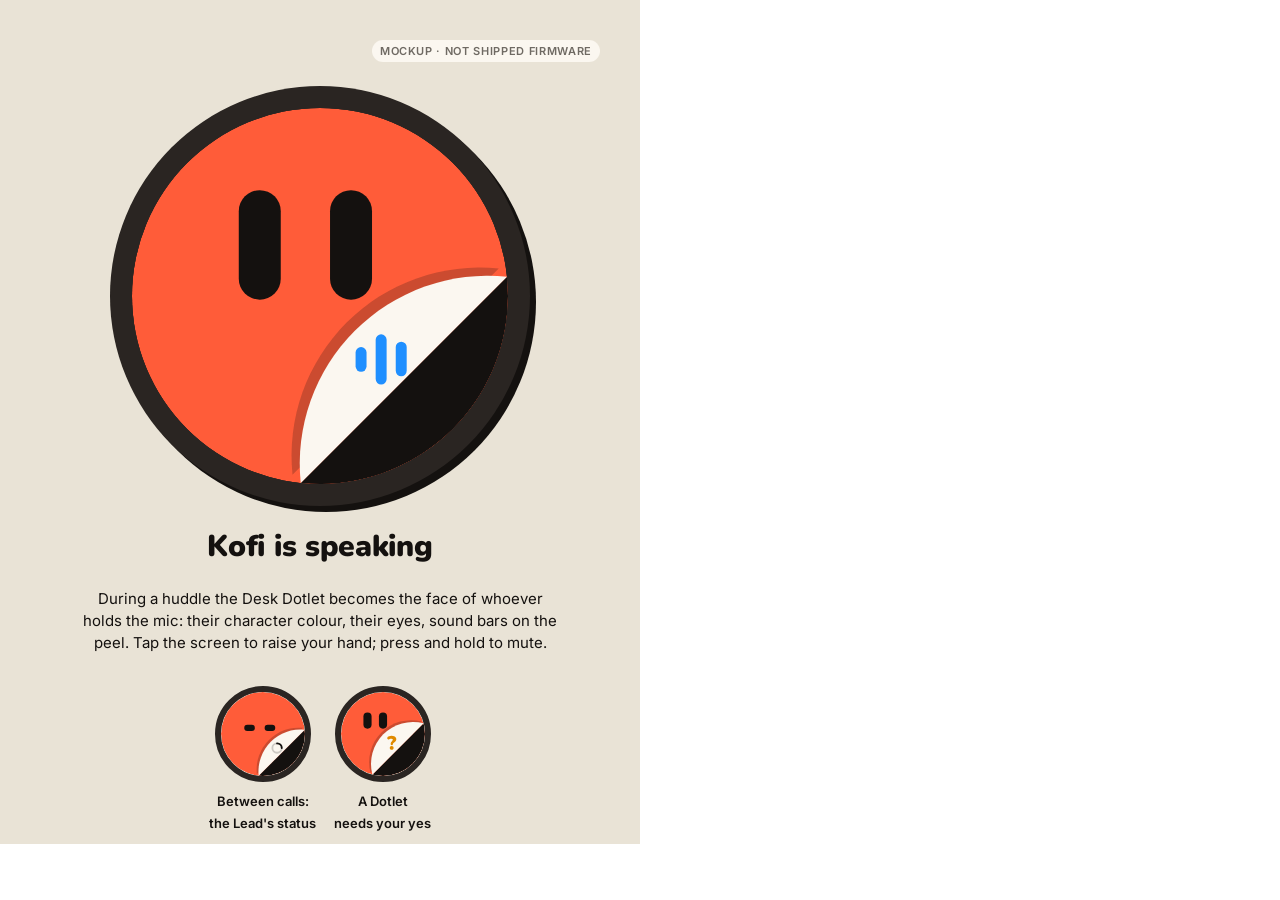
<file: design/teams-ui/html/desk-dotlet-huddle.html>
<!doctype html>
<html lang="en">
<head>
<meta charset="utf-8">
<meta name="viewport" content="width=device-width, initial-scale=1">
<title>OpenDotlet · Desk Dotlet in a huddle (concept)</title>

<link rel="preconnect" href="https://fonts.googleapis.com"><link href="https://fonts.googleapis.com/css2?family=Inter:wght@400;600&amp;family=JetBrains+Mono&amp;family=Nunito:wght@800;900&amp;display=swap" rel="stylesheet">
<style>

body{margin:0}
*{box-sizing:border-box}
.od{--coral:#ff5c39;--ink:#14110f;--paper:#fbf7f0;--surface:#ffffff;--backing:#e9e3d6;--muted:#6f6a63;--hair:#d9d2c3;
 --listen:#1f6fd1;--think:#6a3de8;--approve:#a35f00;--done:#1b7f49;--error:#c4281a;
 font-family:Inter,system-ui,sans-serif;color:var(--ink);font-size:15px;line-height:22px}
.od.dark{--ink:#fbf7f0;--paper:#14110f;--surface:#1f1a17;--backing:#2a2522;--muted:#b5ada3;--hair:#3a3430;
 --listen:#6cb4ff;--think:#b79cff;--approve:#ffb547;--done:#4fd18b;--error:#ff7a6b}
.disp{font-family:Nunito,ui-rounded,sans-serif;font-weight:900;letter-spacing:-0.01em}
.h2{font-family:Nunito,ui-rounded,sans-serif;font-weight:800;font-size:20px;line-height:26px;margin:0}
.lbl{font-size:12px;line-height:16px;font-weight:600;letter-spacing:.06em;text-transform:uppercase;color:var(--muted)}
.muted{color:var(--muted)}
.mono{font-family:"JetBrains Mono",ui-monospace,monospace;font-size:13px}
.btn{display:inline-flex;align-items:center;gap:8px;font:600 14px/20px Inter,sans-serif;padding:10px 18px;border:2px solid #14110f;border-radius:14px;background:#ff5c39;color:#14110f;box-shadow:3px 3px 0 0 #14110f;cursor:pointer;white-space:nowrap}
.dark .btn{box-shadow:3px 3px 0 0 #000}
.btn2{display:inline-flex;align-items:center;gap:8px;font:600 14px/20px Inter,sans-serif;padding:10px 18px;border:2px solid var(--ink);border-radius:14px;background:var(--surface);color:var(--ink);cursor:pointer;white-space:nowrap}
.btn-s{padding:6px 12px;font-size:13px;border-radius:12px}
.ibtn{display:inline-flex;align-items:center;justify-content:center;width:44px;height:44px;border-radius:50%;border:2px solid var(--ink);background:var(--surface);color:var(--ink);cursor:pointer}
.chip{display:inline-flex;align-items:center;gap:6px;height:26px;padding:0 10px 0 8px;border:2px solid var(--ink);border-radius:999px;background:var(--surface);font-size:12px;font-weight:600;white-space:nowrap}
.dot{width:8px;height:8px;border-radius:50%;display:inline-block;flex:none}
.card{background:var(--surface);border:2px solid var(--ink);border-radius:20px;box-shadow:3px 3px 0 0 #14110f}
.dark .card{box-shadow:3px 3px 0 0 #000}
.av{position:relative;display:inline-block;flex:none}
.av img{display:block;width:100%;height:100%}
.badge{position:absolute;right:-2px;bottom:-2px;width:40%;height:40%;min-width:14px;min-height:14px;border-radius:50%;background:var(--surface);border:2px solid var(--ink);display:flex;align-items:center;justify-content:center}
.badge svg{width:70%;height:70%}
.speak{outline:4px solid #ff5c39;outline-offset:4px;border-radius:50%}
.concept{display:inline-flex;align-items:center;height:22px;padding:0 8px;border-radius:999px;background:var(--backing);color:var(--muted);font-size:11px;font-weight:600;letter-spacing:.06em;text-transform:uppercase}
.bars{display:inline-flex;align-items:flex-end;gap:3px;height:18px}
.bars i{display:block;width:4px;border-radius:2px;background:#ff5c39}


</style>

</head>
<body>
<div class="od" style="width: 640px; height: 844px; background: #e9e3d6; padding: 40px; display: flex; flex-direction: column; align-items: center; gap: 24px; text-align: center">
<span class="concept" style="align-self: flex-end; background: #fbf7f0">Mockup · not shipped firmware</span>
<div style="width: 420px; height: 420px; border-radius: 50%; background: #2a2522; padding: 22px; box-shadow: 6px 6px 0 0 #14110f">
<img src="../assets/state-listening-412.svg" alt="Round display showing the listening face with sound bars on the peel" style="display: block; width: 376px; height: 376px; border-radius: 50%"></div>
<p class="disp" style="margin: 0; font-size: 30px; line-height: 34px">Kofi is speaking</p>
<p style="margin: 0; max-width: 480px">During a huddle the Desk Dotlet becomes the face of whoever holds the mic: their character colour, their eyes, sound bars on the peel. Tap the screen to raise your hand; press and hold to mute.</p>
<div style="display: flex; gap: 18px; margin-top: 8px">
<figure style="margin: 0; display: flex; flex-direction: column; align-items: center; gap: 8px; font-size: 13px; font-weight: 600"><img src="../assets/state-working-412.svg" alt="" style="width: 96px; height: 96px; border-radius: 50%; border: 6px solid #2a2522">Between calls:<br>the Lead's status</figure>
<figure style="margin: 0; display: flex; flex-direction: column; align-items: center; gap: 8px; font-size: 13px; font-weight: 600"><img src="../assets/state-approval-412.svg" alt="" style="width: 96px; height: 96px; border-radius: 50%; border: 6px solid #2a2522">A Dotlet<br>needs your yes</figure></div></div>
</body>
</html>
</file>
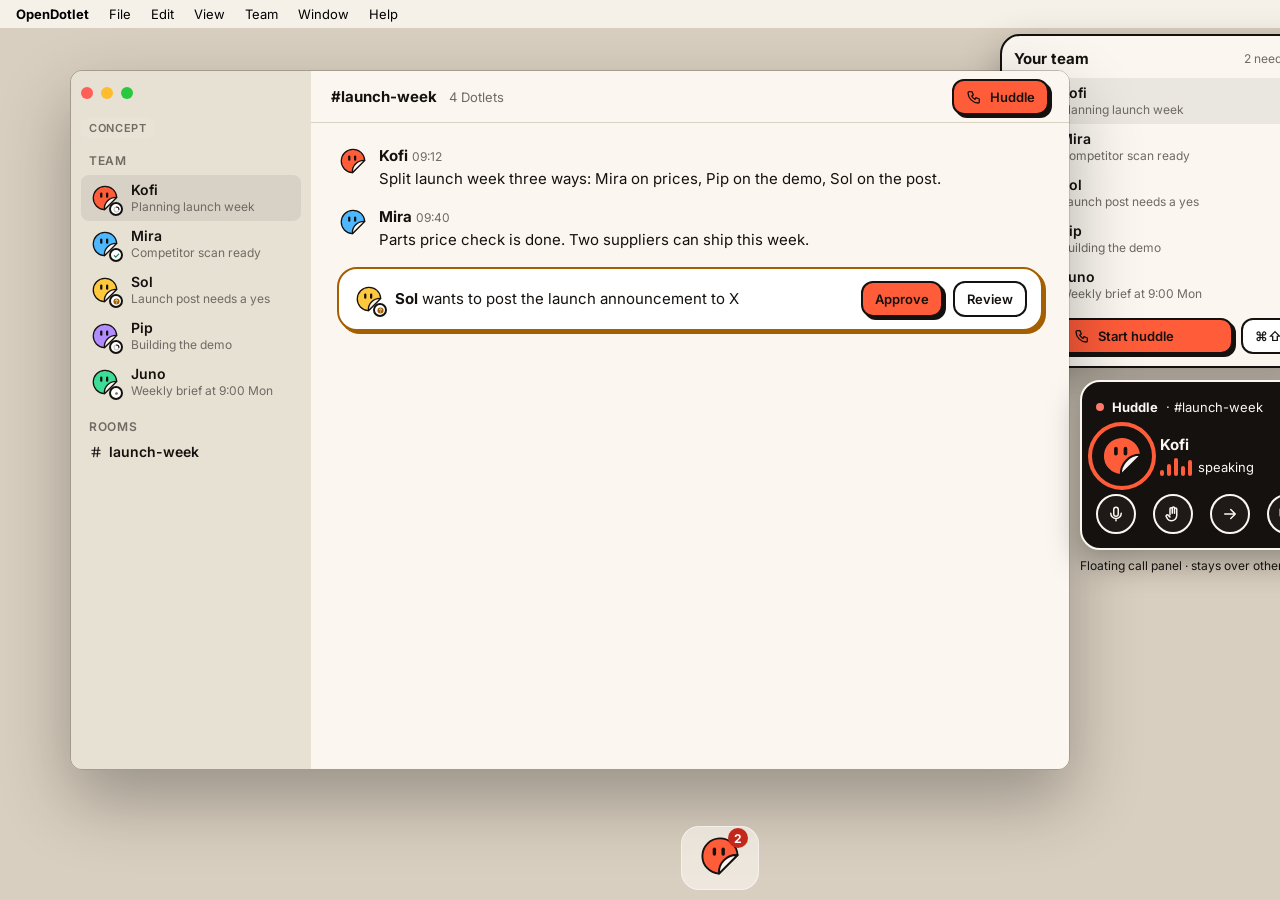
<file: design/teams-ui/html/macos.html>
<!doctype html>
<html lang="en">
<head>
<meta charset="utf-8">
<meta name="viewport" content="width=device-width, initial-scale=1">
<title>OpenDotlet · macOS app (concept)</title>

<link rel="preconnect" href="https://fonts.googleapis.com"><link href="https://fonts.googleapis.com/css2?family=Inter:wght@400;600&amp;family=JetBrains+Mono&amp;family=Nunito:wght@800;900&amp;display=swap" rel="stylesheet">
<style>

body{margin:0}
*{box-sizing:border-box}
.od{--coral:#ff5c39;--ink:#14110f;--paper:#fbf7f0;--surface:#ffffff;--backing:#e9e3d6;--muted:#6f6a63;--hair:#d9d2c3;
 --listen:#1f6fd1;--think:#6a3de8;--approve:#a35f00;--done:#1b7f49;--error:#c4281a;
 font-family:Inter,system-ui,sans-serif;color:var(--ink);font-size:15px;line-height:22px}
.od.dark{--ink:#fbf7f0;--paper:#14110f;--surface:#1f1a17;--backing:#2a2522;--muted:#b5ada3;--hair:#3a3430;
 --listen:#6cb4ff;--think:#b79cff;--approve:#ffb547;--done:#4fd18b;--error:#ff7a6b}
.disp{font-family:Nunito,ui-rounded,sans-serif;font-weight:900;letter-spacing:-0.01em}
.h2{font-family:Nunito,ui-rounded,sans-serif;font-weight:800;font-size:20px;line-height:26px;margin:0}
.lbl{font-size:12px;line-height:16px;font-weight:600;letter-spacing:.06em;text-transform:uppercase;color:var(--muted)}
.muted{color:var(--muted)}
.mono{font-family:"JetBrains Mono",ui-monospace,monospace;font-size:13px}
.btn{display:inline-flex;align-items:center;gap:8px;font:600 14px/20px Inter,sans-serif;padding:10px 18px;border:2px solid #14110f;border-radius:14px;background:#ff5c39;color:#14110f;box-shadow:3px 3px 0 0 #14110f;cursor:pointer;white-space:nowrap}
.dark .btn{box-shadow:3px 3px 0 0 #000}
.btn2{display:inline-flex;align-items:center;gap:8px;font:600 14px/20px Inter,sans-serif;padding:10px 18px;border:2px solid var(--ink);border-radius:14px;background:var(--surface);color:var(--ink);cursor:pointer;white-space:nowrap}
.btn-s{padding:6px 12px;font-size:13px;border-radius:12px}
.ibtn{display:inline-flex;align-items:center;justify-content:center;width:44px;height:44px;border-radius:50%;border:2px solid var(--ink);background:var(--surface);color:var(--ink);cursor:pointer}
.chip{display:inline-flex;align-items:center;gap:6px;height:26px;padding:0 10px 0 8px;border:2px solid var(--ink);border-radius:999px;background:var(--surface);font-size:12px;font-weight:600;white-space:nowrap}
.dot{width:8px;height:8px;border-radius:50%;display:inline-block;flex:none}
.card{background:var(--surface);border:2px solid var(--ink);border-radius:20px;box-shadow:3px 3px 0 0 #14110f}
.dark .card{box-shadow:3px 3px 0 0 #000}
.av{position:relative;display:inline-block;flex:none}
.av img{display:block;width:100%;height:100%}
.badge{position:absolute;right:-2px;bottom:-2px;width:40%;height:40%;min-width:14px;min-height:14px;border-radius:50%;background:var(--surface);border:2px solid var(--ink);display:flex;align-items:center;justify-content:center}
.badge svg{width:70%;height:70%}
.speak{outline:4px solid #ff5c39;outline-offset:4px;border-radius:50%}
.concept{display:inline-flex;align-items:center;height:22px;padding:0 8px;border-radius:999px;background:var(--backing);color:var(--muted);font-size:11px;font-weight:600;letter-spacing:.06em;text-transform:uppercase}
.bars{display:inline-flex;align-items:flex-end;gap:3px;height:18px}
.bars i{display:block;width:4px;border-radius:2px;background:#ff5c39}


</style>

</head>
<body>
<div style="position: relative; width: 1440px; height: 900px; background: #d9cfc0; font-family: -apple-system, 'SF Pro Text', Inter, sans-serif; overflow: hidden">
<header style="height: 28px; background: rgba(251,247,240,.85); display: flex; align-items: center; gap: 20px; padding: 0 16px; font-size: 13px">
<span style="font-weight: 700">OpenDotlet</span><span style="">File</span><span style="">Edit</span><span style="">View</span><span style="">Team</span><span style="">Window</span><span style="">Help</span><span style="margin-left: auto; display: flex; align-items: center; gap: 16px"><span style="display: flex; align-items: center; gap: 6px; padding: 2px 8px; border-radius: 6px; background: rgba(20,17,15,.12)"><img src="../assets/opendotlet-symbol.svg" alt="OpenDotlet menu bar extra" style="width: 16px; height: 16px"><span class="bars" aria-hidden="true"><i style="height: 5px"></i><i style="height: 10px"></i><i style="height: 7px"></i><i style="height: 12px"></i></span></span><span>Sat 01:20</span></span></header>
<div class="od card" style="position: absolute; right: 120px; top: 34px; width: 320px; padding: 12px; background: #fbf7f0; box-shadow: 0 16px 40px rgba(0,0,0,.3); font-family: inherit">
<p style="margin: 0 0 8px; display: flex; align-items: center; gap: 8px"><b>Your team</b><span class="muted" style="margin-left: auto; font-size: 12px">2 need you</span></p>
<ul style="list-style: none; margin: 0 0 10px; padding: 0"><li style="display: flex; gap: 10px; align-items: center; padding: 6px 8px; border-radius: 8px; background: rgba(20,17,15,.07);"><span class="av" style="width: 28px; height: 28px"><img src="../assets/dotlet-coral.svg" alt="Kofi"><span class="badge"><svg viewBox="0 0 16 16" aria-hidden="true"><circle cx="8" cy="8" r="5.5" fill="none" stroke="var(--ink)" stroke-opacity=".25" stroke-width="2.4"/><path d="M8 2.5A5.5 5.5 0 0 1 13.5 8" fill="none" stroke="var(--ink)" stroke-width="2.4" stroke-linecap="round"/></svg></span></span><span style="flex: 1; min-width: 0"><span style="display: block; font-weight: 600; font-size: 14px; line-height: 18px">Kofi</span><span class="muted" style="display: block; font-size: 12px; line-height: 16px; white-space: nowrap; overflow: hidden; text-overflow: ellipsis">Planning launch week</span></span></li><li style="display: flex; gap: 10px; align-items: center; padding: 6px 8px; border-radius: 8px; "><span class="av" style="width: 28px; height: 28px"><img src="../assets/dotlet-sky.svg" alt="Mira"><span class="badge"><svg viewBox="0 0 16 16" aria-hidden="true"><path d="M3 8.5l3.2 3.2L13 4.8" fill="none" stroke="var(--done)" stroke-width="2.6" stroke-linecap="round" stroke-linejoin="round"/></svg></span></span><span style="flex: 1; min-width: 0"><span style="display: block; font-weight: 600; font-size: 14px; line-height: 18px">Mira</span><span class="muted" style="display: block; font-size: 12px; line-height: 16px; white-space: nowrap; overflow: hidden; text-overflow: ellipsis">Competitor scan ready</span></span></li><li style="display: flex; gap: 10px; align-items: center; padding: 6px 8px; border-radius: 8px; "><span class="av" style="width: 28px; height: 28px"><img src="../assets/dotlet-sun.svg" alt="Sol"><span class="badge"><svg viewBox="0 0 16 16" aria-hidden="true"><circle cx="8" cy="8" r="7" fill="var(--approve)"/><path d="M6 6.2a2 2 0 1 1 2.8 1.8c-.5.3-.8.6-.8 1.2v.3" fill="none" stroke="var(--surface)" stroke-width="1.8" stroke-linecap="round"/><circle cx="8" cy="11.8" r="1" fill="var(--surface)"/></svg></span></span><span style="flex: 1; min-width: 0"><span style="display: block; font-weight: 600; font-size: 14px; line-height: 18px">Sol</span><span class="muted" style="display: block; font-size: 12px; line-height: 16px; white-space: nowrap; overflow: hidden; text-overflow: ellipsis">Launch post needs a yes</span></span></li><li style="display: flex; gap: 10px; align-items: center; padding: 6px 8px; border-radius: 8px; "><span class="av" style="width: 28px; height: 28px"><img src="../assets/dotlet-lilac.svg" alt="Pip"><span class="badge"><svg viewBox="0 0 16 16" aria-hidden="true"><circle cx="8" cy="8" r="5.5" fill="none" stroke="var(--ink)" stroke-opacity=".25" stroke-width="2.4"/><path d="M8 2.5A5.5 5.5 0 0 1 13.5 8" fill="none" stroke="var(--ink)" stroke-width="2.4" stroke-linecap="round"/></svg></span></span><span style="flex: 1; min-width: 0"><span style="display: block; font-weight: 600; font-size: 14px; line-height: 18px">Pip</span><span class="muted" style="display: block; font-size: 12px; line-height: 16px; white-space: nowrap; overflow: hidden; text-overflow: ellipsis">Building the demo</span></span></li><li style="display: flex; gap: 10px; align-items: center; padding: 6px 8px; border-radius: 8px; "><span class="av" style="width: 28px; height: 28px"><img src="../assets/dotlet-mint.svg" alt="Juno"><span class="badge"><svg viewBox="0 0 16 16" aria-hidden="true"><circle cx="8" cy="8" r="3" fill="var(--muted)"/></svg></span></span><span style="flex: 1; min-width: 0"><span style="display: block; font-weight: 600; font-size: 14px; line-height: 18px">Juno</span><span class="muted" style="display: block; font-size: 12px; line-height: 16px; white-space: nowrap; overflow: hidden; text-overflow: ellipsis">Weekly brief at 9:00 Mon</span></span></li></ul>
<div style="display: flex; gap: 8px"><button class="btn btn-s" style="flex: 1; justify-content: center"><svg width="16" height="16" viewBox="0 0 24 24" fill="none" stroke="currentColor" stroke-width="2" stroke-linecap="round" stroke-linejoin="round" aria-hidden="true"><path d="M5 4h4l2 5-2.5 1.5a11 11 0 0 0 5 5L15 13l5 2v4a2 2 0 0 1-2 2A16 16 0 0 1 3 6a2 2 0 0 1 2-2z"/></svg>Start huddle</button><button class="btn2 btn-s">⌘⇧H</button></div></div>
<div class="od" style="position: absolute; left: 70px; top: 70px; width: 1000px; height: 700px; border-radius: 12px; overflow: hidden; box-shadow: 0 30px 70px rgba(0,0,0,.3); border: 1px solid rgba(0,0,0,.25); display: grid; grid-template-columns: 240px 1fr; font-family: inherit">
<nav style="background: rgba(233,227,214,.92); padding: 16px 10px; display: flex; flex-direction: column; gap: 14px">
<span style="display: flex; gap: 8px"><span style="width: 12px; height: 12px; border-radius: 50%; background: #ff5f57"></span><span style="width: 12px; height: 12px; border-radius: 50%; background: #febc2e"></span><span style="width: 12px; height: 12px; border-radius: 50%; background: #28c840"></span></span><span class="concept" style="align-self: flex-start; margin-top: 4px">Concept</span>
<section><p class="lbl" style="margin: 0 0 6px 8px">Team</p><ul style="list-style: none; margin: 0; padding: 0"><li style="display: flex; gap: 10px; align-items: center; padding: 6px 8px; border-radius: 8px; background: rgba(20,17,15,.07);"><span class="av" style="width: 32px; height: 32px"><img src="../assets/dotlet-coral.svg" alt="Kofi"><span class="badge"><svg viewBox="0 0 16 16" aria-hidden="true"><circle cx="8" cy="8" r="5.5" fill="none" stroke="var(--ink)" stroke-opacity=".25" stroke-width="2.4"/><path d="M8 2.5A5.5 5.5 0 0 1 13.5 8" fill="none" stroke="var(--ink)" stroke-width="2.4" stroke-linecap="round"/></svg></span></span><span style="flex: 1; min-width: 0"><span style="display: block; font-weight: 600; font-size: 14px; line-height: 18px">Kofi</span><span class="muted" style="display: block; font-size: 12px; line-height: 16px; white-space: nowrap; overflow: hidden; text-overflow: ellipsis">Planning launch week</span></span></li><li style="display: flex; gap: 10px; align-items: center; padding: 6px 8px; border-radius: 8px; "><span class="av" style="width: 32px; height: 32px"><img src="../assets/dotlet-sky.svg" alt="Mira"><span class="badge"><svg viewBox="0 0 16 16" aria-hidden="true"><path d="M3 8.5l3.2 3.2L13 4.8" fill="none" stroke="var(--done)" stroke-width="2.6" stroke-linecap="round" stroke-linejoin="round"/></svg></span></span><span style="flex: 1; min-width: 0"><span style="display: block; font-weight: 600; font-size: 14px; line-height: 18px">Mira</span><span class="muted" style="display: block; font-size: 12px; line-height: 16px; white-space: nowrap; overflow: hidden; text-overflow: ellipsis">Competitor scan ready</span></span></li><li style="display: flex; gap: 10px; align-items: center; padding: 6px 8px; border-radius: 8px; "><span class="av" style="width: 32px; height: 32px"><img src="../assets/dotlet-sun.svg" alt="Sol"><span class="badge"><svg viewBox="0 0 16 16" aria-hidden="true"><circle cx="8" cy="8" r="7" fill="var(--approve)"/><path d="M6 6.2a2 2 0 1 1 2.8 1.8c-.5.3-.8.6-.8 1.2v.3" fill="none" stroke="var(--surface)" stroke-width="1.8" stroke-linecap="round"/><circle cx="8" cy="11.8" r="1" fill="var(--surface)"/></svg></span></span><span style="flex: 1; min-width: 0"><span style="display: block; font-weight: 600; font-size: 14px; line-height: 18px">Sol</span><span class="muted" style="display: block; font-size: 12px; line-height: 16px; white-space: nowrap; overflow: hidden; text-overflow: ellipsis">Launch post needs a yes</span></span></li><li style="display: flex; gap: 10px; align-items: center; padding: 6px 8px; border-radius: 8px; "><span class="av" style="width: 32px; height: 32px"><img src="../assets/dotlet-lilac.svg" alt="Pip"><span class="badge"><svg viewBox="0 0 16 16" aria-hidden="true"><circle cx="8" cy="8" r="5.5" fill="none" stroke="var(--ink)" stroke-opacity=".25" stroke-width="2.4"/><path d="M8 2.5A5.5 5.5 0 0 1 13.5 8" fill="none" stroke="var(--ink)" stroke-width="2.4" stroke-linecap="round"/></svg></span></span><span style="flex: 1; min-width: 0"><span style="display: block; font-weight: 600; font-size: 14px; line-height: 18px">Pip</span><span class="muted" style="display: block; font-size: 12px; line-height: 16px; white-space: nowrap; overflow: hidden; text-overflow: ellipsis">Building the demo</span></span></li><li style="display: flex; gap: 10px; align-items: center; padding: 6px 8px; border-radius: 8px; "><span class="av" style="width: 32px; height: 32px"><img src="../assets/dotlet-mint.svg" alt="Juno"><span class="badge"><svg viewBox="0 0 16 16" aria-hidden="true"><circle cx="8" cy="8" r="3" fill="var(--muted)"/></svg></span></span><span style="flex: 1; min-width: 0"><span style="display: block; font-weight: 600; font-size: 14px; line-height: 18px">Juno</span><span class="muted" style="display: block; font-size: 12px; line-height: 16px; white-space: nowrap; overflow: hidden; text-overflow: ellipsis">Weekly brief at 9:00 Mon</span></span></li></ul></section>
<section><p class="lbl" style="margin: 0 0 6px 8px">Rooms</p><p style="margin: 0 0 0 8px; font-size: 14px; display: flex; gap: 6px; align-items: center; font-weight: 600"><svg width="14" height="14" viewBox="0 0 24 24" fill="none" stroke="currentColor" stroke-width="2" stroke-linecap="round" stroke-linejoin="round" aria-hidden="true"><path d="M5 9h14M5 15h14M10 4L8 20M16 4l-2 16"/></svg>launch-week</p></section></nav>
<main style="background: #fbf7f0; display: flex; flex-direction: column; min-width: 0">
<div style="height: 52px; border-bottom: 1px solid #d9d2c3; display: flex; align-items: center; gap: 12px; padding: 0 20px"><b style="font-size: 15px">#launch-week</b><span class="muted" style="font-size: 13px">4 Dotlets</span><button class="btn btn-s" style="margin-left: auto"><svg width="16" height="16" viewBox="0 0 24 24" fill="none" stroke="currentColor" stroke-width="2" stroke-linecap="round" stroke-linejoin="round" aria-hidden="true"><path d="M5 4h4l2 5-2.5 1.5a11 11 0 0 0 5 5L15 13l5 2v4a2 2 0 0 1-2 2A16 16 0 0 1 3 6a2 2 0 0 1 2-2z"/></svg>Huddle</button></div>
<div style="padding: 22px 26px; display: flex; flex-direction: column; gap: 18px; flex: 1"><div style="display: flex; flex-direction: column; gap: 16px">
<p style="margin: 0; display: flex; gap: 10px"><span class="av" style="width: 32px; height: 32px"><img src="../assets/dotlet-coral.svg" alt="Kofi"></span><span><b>Kofi</b> <span class="muted" style="font-size: 12px">09:12</span><br>Split launch week three ways: Mira on prices, Pip on the demo, Sol on the post.</span></p>
<p style="margin: 0; display: flex; gap: 10px"><span class="av" style="width: 32px; height: 32px"><img src="../assets/dotlet-sky.svg" alt="Mira"></span><span><b>Mira</b> <span class="muted" style="font-size: 12px">09:40</span><br>Parts price check is done. Two suppliers can ship this week.</span></p>
<div class="card" style="padding: 12px 14px; display: flex; gap: 10px; align-items: center; border-color: var(--approve); box-shadow: 3px 3px 0 0 var(--approve)"><span class="av" style="width: 32px; height: 32px"><img src="../assets/dotlet-sun.svg" alt="Sol"><span class="badge"><svg viewBox="0 0 16 16" aria-hidden="true"><circle cx="8" cy="8" r="7" fill="var(--approve)"/><path d="M6 6.2a2 2 0 1 1 2.8 1.8c-.5.3-.8.6-.8 1.2v.3" fill="none" stroke="var(--surface)" stroke-width="1.8" stroke-linecap="round"/><circle cx="8" cy="11.8" r="1" fill="var(--surface)"/></svg></span></span><span style="flex: 1"><b>Sol</b> wants to post the launch announcement to X</span><button class="btn btn-s">Approve</button><button class="btn2 btn-s">Review</button></div></div></div></main></div>
<div style="position: absolute; right: 60px; top: 380px"><div class="od dark card" style="width: 300px; padding: 14px; background: #14110f; display: flex; flex-direction: column; gap: 12px; box-shadow: 0 12px 32px rgba(0,0,0,.35)">
<p style="margin: 0; display: flex; align-items: center; gap: 8px; font-size: 13px"><span class="dot" style="background: #ff7a6b"></span><b>Huddle</b> · #launch-week<span class="muted" style="margin-left: auto">12:41</span></p>
<div style="display: flex; align-items: center; gap: 12px"><span class="av speak" style="width: 52px; height: 52px"><img src="../assets/dotlet-coral.svg" alt="Kofi"></span><span style="flex: 1"><b style="display: block">Kofi</b><span style="display: flex; gap: 6px; align-items: center; font-size: 13px"><span class="bars" aria-hidden="true"><i style="height: 6px"></i><i style="height: 12px"></i><i style="height: 18px"></i><i style="height: 10px"></i><i style="height: 16px"></i></span>speaking</span></span>
<span style="display: flex"><span style="margin-left: -6px"><span class="av" style="width: 26px; height: 26px"><img src="../assets/dotlet-sky.svg" alt="Mira"></span></span><span style="margin-left: -6px"><span class="av" style="width: 26px; height: 26px"><img src="../assets/dotlet-sun.svg" alt="Sol"></span></span><span style="margin-left: -6px"><span class="av" style="width: 26px; height: 26px"><img src="../assets/dotlet-lilac.svg" alt="Pip"></span></span></span></div>
<div style="display: flex; gap: 8px; justify-content: space-between"><button class="ibtn" style="width: 40px; height: 40px" aria-label="Mute"><svg width="18" height="18" viewBox="0 0 24 24" fill="none" stroke="currentColor" stroke-width="2" stroke-linecap="round" stroke-linejoin="round" aria-hidden="true"><path d="M12 3a3 3 0 0 0-3 3v6a3 3 0 0 0 6 0V6a3 3 0 0 0-3-3z"/><path d="M5 11a7 7 0 0 0 14 0M12 18v3"/></svg></button><button class="ibtn" style="width: 40px; height: 40px" aria-label="Interrupt"><svg width="18" height="18" viewBox="0 0 24 24" fill="none" stroke="currentColor" stroke-width="2" stroke-linecap="round" stroke-linejoin="round" aria-hidden="true"><path d="M8 13V5a1.5 1.5 0 0 1 3 0v6M11 11V4a1.5 1.5 0 0 1 3 0v7M14 11V5.5a1.5 1.5 0 0 1 3 0V14a7 7 0 0 1-7 7h-.5a6 6 0 0 1-4.6-2.2L3 15.5a1.6 1.6 0 0 1 2.4-2L8 16"/></svg></button><button class="ibtn" style="width: 40px; height: 40px" aria-label="Pass the mic"><svg width="18" height="18" viewBox="0 0 24 24" fill="none" stroke="currentColor" stroke-width="2" stroke-linecap="round" stroke-linejoin="round" aria-hidden="true"><path d="M5 12h14M13 6l6 6-6 6"/></svg></button><button class="ibtn" style="width: 40px; height: 40px" aria-label="Open full window"><svg width="18" height="18" viewBox="0 0 24 24" fill="none" stroke="currentColor" stroke-width="2" stroke-linecap="round" stroke-linejoin="round" aria-hidden="true"><rect x="3" y="4" width="18" height="12" rx="2"/><path d="M8 20h8M12 16v4"/></svg></button><button class="ibtn" style="width: 40px; height: 40px; background: #c4281a; border-color: #c4281a; color: #fbf7f0" aria-label="End"><svg width="18" height="18" viewBox="0 0 24 24" fill="none" stroke="currentColor" stroke-width="2" stroke-linecap="round" stroke-linejoin="round" aria-hidden="true"><path d="M3 15c5-5 13-5 18 0l-2.5 2.5-3.5-1.5v-3a10 10 0 0 0-6 0v3L5.5 17.5z"/></svg></button></div></div><p style="margin: 8px 0 0; font-size: 12px; color: #14110f">Floating call panel · stays over other apps</p></div>
<div style="position: absolute; left: 50%; transform: translateX(-50%); bottom: 10px; height: 64px; padding: 8px 14px; border-radius: 18px; background: rgba(251,247,240,.6); border: 1px solid rgba(255,255,255,.5); display: flex; gap: 10px; align-items: center">
<span style="position: relative"><img src="../assets/opendotlet-symbol.svg" alt="OpenDotlet in the Dock" style="width: 48px; height: 48px"><span style="position: absolute; top: -4px; right: -4px; min-width: 20px; height: 20px; border-radius: 10px; background: #c4281a; color: #fff; font-size: 12px; font-weight: 700; display: flex; align-items: center; justify-content: center">2</span></span></div></div>
</body>
</html>
</file>
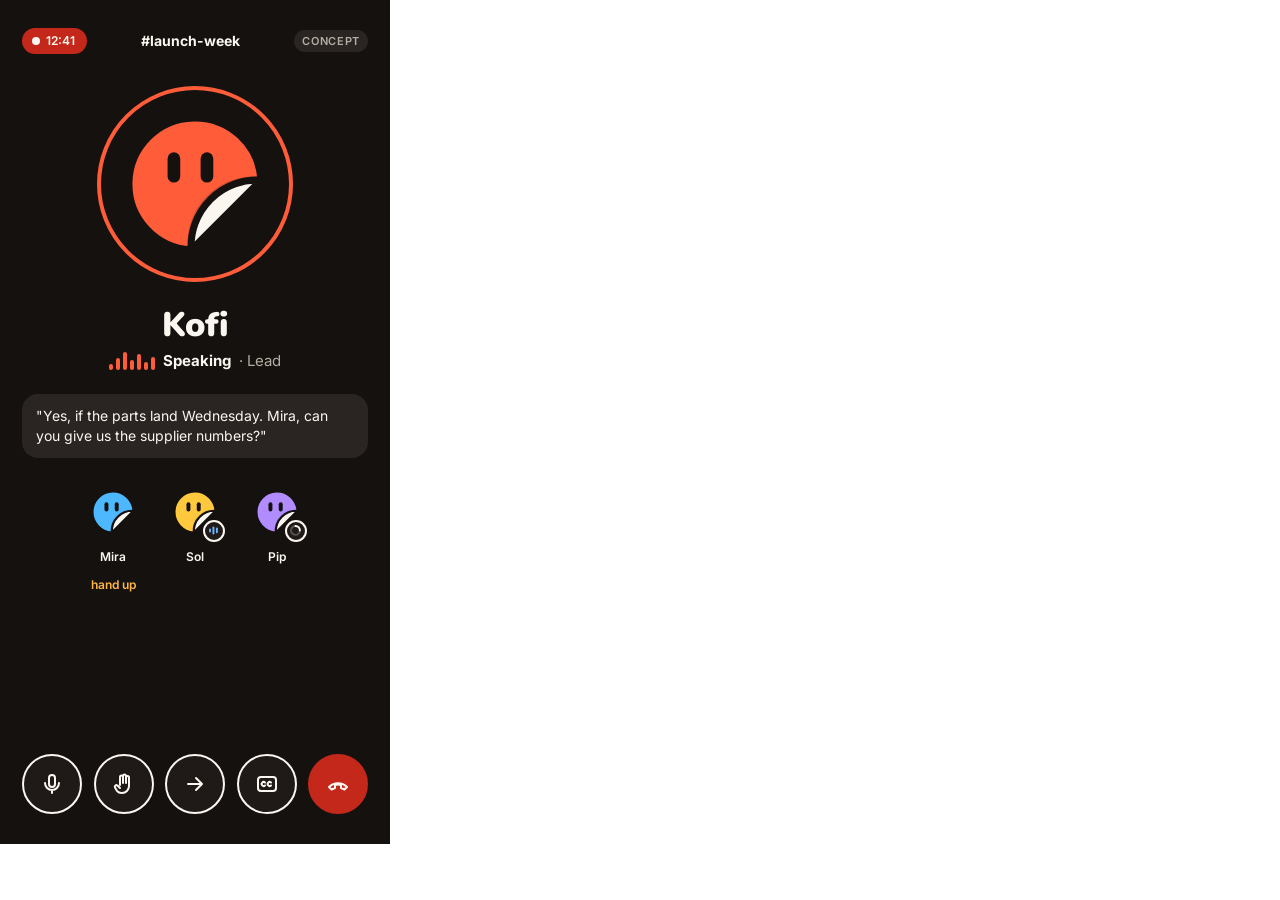
<file: design/teams-ui/html/mobile-huddle.html>
<!doctype html>
<html lang="en">
<head>
<meta charset="utf-8">
<meta name="viewport" content="width=device-width, initial-scale=1">
<title>OpenDotlet · Mobile · Huddle (concept)</title>

<link rel="preconnect" href="https://fonts.googleapis.com"><link href="https://fonts.googleapis.com/css2?family=Inter:wght@400;600&amp;family=JetBrains+Mono&amp;family=Nunito:wght@800;900&amp;display=swap" rel="stylesheet">
<style>

body{margin:0}
*{box-sizing:border-box}
.od{--coral:#ff5c39;--ink:#14110f;--paper:#fbf7f0;--surface:#ffffff;--backing:#e9e3d6;--muted:#6f6a63;--hair:#d9d2c3;
 --listen:#1f6fd1;--think:#6a3de8;--approve:#a35f00;--done:#1b7f49;--error:#c4281a;
 font-family:Inter,system-ui,sans-serif;color:var(--ink);font-size:15px;line-height:22px}
.od.dark{--ink:#fbf7f0;--paper:#14110f;--surface:#1f1a17;--backing:#2a2522;--muted:#b5ada3;--hair:#3a3430;
 --listen:#6cb4ff;--think:#b79cff;--approve:#ffb547;--done:#4fd18b;--error:#ff7a6b}
.disp{font-family:Nunito,ui-rounded,sans-serif;font-weight:900;letter-spacing:-0.01em}
.h2{font-family:Nunito,ui-rounded,sans-serif;font-weight:800;font-size:20px;line-height:26px;margin:0}
.lbl{font-size:12px;line-height:16px;font-weight:600;letter-spacing:.06em;text-transform:uppercase;color:var(--muted)}
.muted{color:var(--muted)}
.mono{font-family:"JetBrains Mono",ui-monospace,monospace;font-size:13px}
.btn{display:inline-flex;align-items:center;gap:8px;font:600 14px/20px Inter,sans-serif;padding:10px 18px;border:2px solid #14110f;border-radius:14px;background:#ff5c39;color:#14110f;box-shadow:3px 3px 0 0 #14110f;cursor:pointer;white-space:nowrap}
.dark .btn{box-shadow:3px 3px 0 0 #000}
.btn2{display:inline-flex;align-items:center;gap:8px;font:600 14px/20px Inter,sans-serif;padding:10px 18px;border:2px solid var(--ink);border-radius:14px;background:var(--surface);color:var(--ink);cursor:pointer;white-space:nowrap}
.btn-s{padding:6px 12px;font-size:13px;border-radius:12px}
.ibtn{display:inline-flex;align-items:center;justify-content:center;width:44px;height:44px;border-radius:50%;border:2px solid var(--ink);background:var(--surface);color:var(--ink);cursor:pointer}
.chip{display:inline-flex;align-items:center;gap:6px;height:26px;padding:0 10px 0 8px;border:2px solid var(--ink);border-radius:999px;background:var(--surface);font-size:12px;font-weight:600;white-space:nowrap}
.dot{width:8px;height:8px;border-radius:50%;display:inline-block;flex:none}
.card{background:var(--surface);border:2px solid var(--ink);border-radius:20px;box-shadow:3px 3px 0 0 #14110f}
.dark .card{box-shadow:3px 3px 0 0 #000}
.av{position:relative;display:inline-block;flex:none}
.av img{display:block;width:100%;height:100%}
.badge{position:absolute;right:-2px;bottom:-2px;width:40%;height:40%;min-width:14px;min-height:14px;border-radius:50%;background:var(--surface);border:2px solid var(--ink);display:flex;align-items:center;justify-content:center}
.badge svg{width:70%;height:70%}
.speak{outline:4px solid #ff5c39;outline-offset:4px;border-radius:50%}
.concept{display:inline-flex;align-items:center;height:22px;padding:0 8px;border-radius:999px;background:var(--backing);color:var(--muted);font-size:11px;font-weight:600;letter-spacing:.06em;text-transform:uppercase}
.bars{display:inline-flex;align-items:flex-end;gap:3px;height:18px}
.bars i{display:block;width:4px;border-radius:2px;background:#ff5c39}


</style>

</head>
<body>
<div class="od dark" style="position: relative; width: 390px; height: 844px; overflow: hidden; background: #14110f; display: flex; flex-direction: column; align-items: center; padding: 28px 22px 30px">
<header style="width: 100%; display: flex; align-items: center; justify-content: space-between">
<span class="chip" style="background: #c4281a; color: #fbf7f0; border-color: #c4281a"><span class="dot" style="background: #fbf7f0"></span>12:41</span>
<b style="font-size: 14px">#launch-week</b><span class="concept" style="background: #2a2522; color: #b5ada3">Concept</span></header>
<div style="margin-top: 40px"><span class="av speak" style="width: 180px; height: 180px"><img src="../assets/dotlet-coral.svg" alt="Kofi"></span></div>
<p class="disp" style="margin: 26px 0 0; font-size: 34px; line-height: 38px">Kofi</p>
<p style="margin: 6px 0 0; display: flex; gap: 8px; align-items: center"><span class="bars" aria-hidden="true"><i style="height: 6px"></i><i style="height: 12px"></i><i style="height: 18px"></i><i style="height: 10px"></i><i style="height: 16px"></i><i style="height: 8px"></i><i style="height: 13px"></i></span><b>Speaking</b><span class="muted">· Lead</span></p>
<p style="margin: 22px 0 0; padding: 12px 14px; border-radius: 16px; background: #2a2522; font-size: 14px; line-height: 20px; width: 100%">"Yes, if the parts land Wednesday. Mira, can you give us the supplier numbers?"</p>
<ul style="list-style: none; margin: 26px 0 0; padding: 0; display: flex; gap: 26px"><li style="display: flex; flex-direction: column; align-items: center; gap: 6px; font-size: 12px; font-weight: 600"><span class="av" style="width: 56px; height: 56px"><img src="../assets/dotlet-sky.svg" alt="Mira"></span>Mira<span style="color: var(--approve)">hand up</span></li><li style="display: flex; flex-direction: column; align-items: center; gap: 6px; font-size: 12px; font-weight: 600"><span class="av" style="width: 56px; height: 56px"><img src="../assets/dotlet-sun.svg" alt="Sol"><span class="badge"><svg viewBox="0 0 16 16" aria-hidden="true"><rect x="2.5" y="5.5" width="2.4" height="5" rx="1.2" fill="var(--listen)"/><rect x="6.8" y="3" width="2.4" height="10" rx="1.2" fill="var(--listen)"/><rect x="11.1" y="4.5" width="2.4" height="7" rx="1.2" fill="var(--listen)"/></svg></span></span>Sol</li><li style="display: flex; flex-direction: column; align-items: center; gap: 6px; font-size: 12px; font-weight: 600"><span class="av" style="width: 56px; height: 56px"><img src="../assets/dotlet-lilac.svg" alt="Pip"><span class="badge"><svg viewBox="0 0 16 16" aria-hidden="true"><circle cx="8" cy="8" r="5.5" fill="none" stroke="var(--ink)" stroke-opacity=".25" stroke-width="2.4"/><path d="M8 2.5A5.5 5.5 0 0 1 13.5 8" fill="none" stroke="var(--ink)" stroke-width="2.4" stroke-linecap="round"/></svg></span></span>Pip</li></ul>
<nav aria-label="Call controls" style="margin-top: auto; width: 100%; display: flex; justify-content: space-between; align-items: center">
<button class="ibtn" style="width: 60px; height: 60px" aria-label="Mute"><svg width="24" height="24" viewBox="0 0 24 24" fill="none" stroke="currentColor" stroke-width="2" stroke-linecap="round" stroke-linejoin="round" aria-hidden="true"><path d="M12 3a3 3 0 0 0-3 3v6a3 3 0 0 0 6 0V6a3 3 0 0 0-3-3z"/><path d="M5 11a7 7 0 0 0 14 0M12 18v3"/></svg></button>
<button class="ibtn" style="width: 60px; height: 60px" aria-label="Interrupt"><svg width="24" height="24" viewBox="0 0 24 24" fill="none" stroke="currentColor" stroke-width="2" stroke-linecap="round" stroke-linejoin="round" aria-hidden="true"><path d="M8 13V5a1.5 1.5 0 0 1 3 0v6M11 11V4a1.5 1.5 0 0 1 3 0v7M14 11V5.5a1.5 1.5 0 0 1 3 0V14a7 7 0 0 1-7 7h-.5a6 6 0 0 1-4.6-2.2L3 15.5a1.6 1.6 0 0 1 2.4-2L8 16"/></svg></button>
<button class="ibtn" style="width: 60px; height: 60px" aria-label="Pass the mic"><svg width="24" height="24" viewBox="0 0 24 24" fill="none" stroke="currentColor" stroke-width="2" stroke-linecap="round" stroke-linejoin="round" aria-hidden="true"><path d="M5 12h14M13 6l6 6-6 6"/></svg></button>
<button class="ibtn" style="width: 60px; height: 60px" aria-label="Transcript"><svg width="24" height="24" viewBox="0 0 24 24" fill="none" stroke="currentColor" stroke-width="2" stroke-linecap="round" stroke-linejoin="round" aria-hidden="true"><rect x="3" y="5" width="18" height="14" rx="3"/><path d="M10 10.5a2 2 0 1 0 0 3M16 10.5a2 2 0 1 0 0 3"/></svg></button>
<button class="ibtn" style="width: 60px; height: 60px; background: #c4281a; border-color: #c4281a; color: #fbf7f0" aria-label="End huddle"><svg width="24" height="24" viewBox="0 0 24 24" fill="none" stroke="currentColor" stroke-width="2" stroke-linecap="round" stroke-linejoin="round" aria-hidden="true"><path d="M3 15c5-5 13-5 18 0l-2.5 2.5-3.5-1.5v-3a10 10 0 0 0-6 0v3L5.5 17.5z"/></svg></button></nav></div>
</body>
</html>
</file>
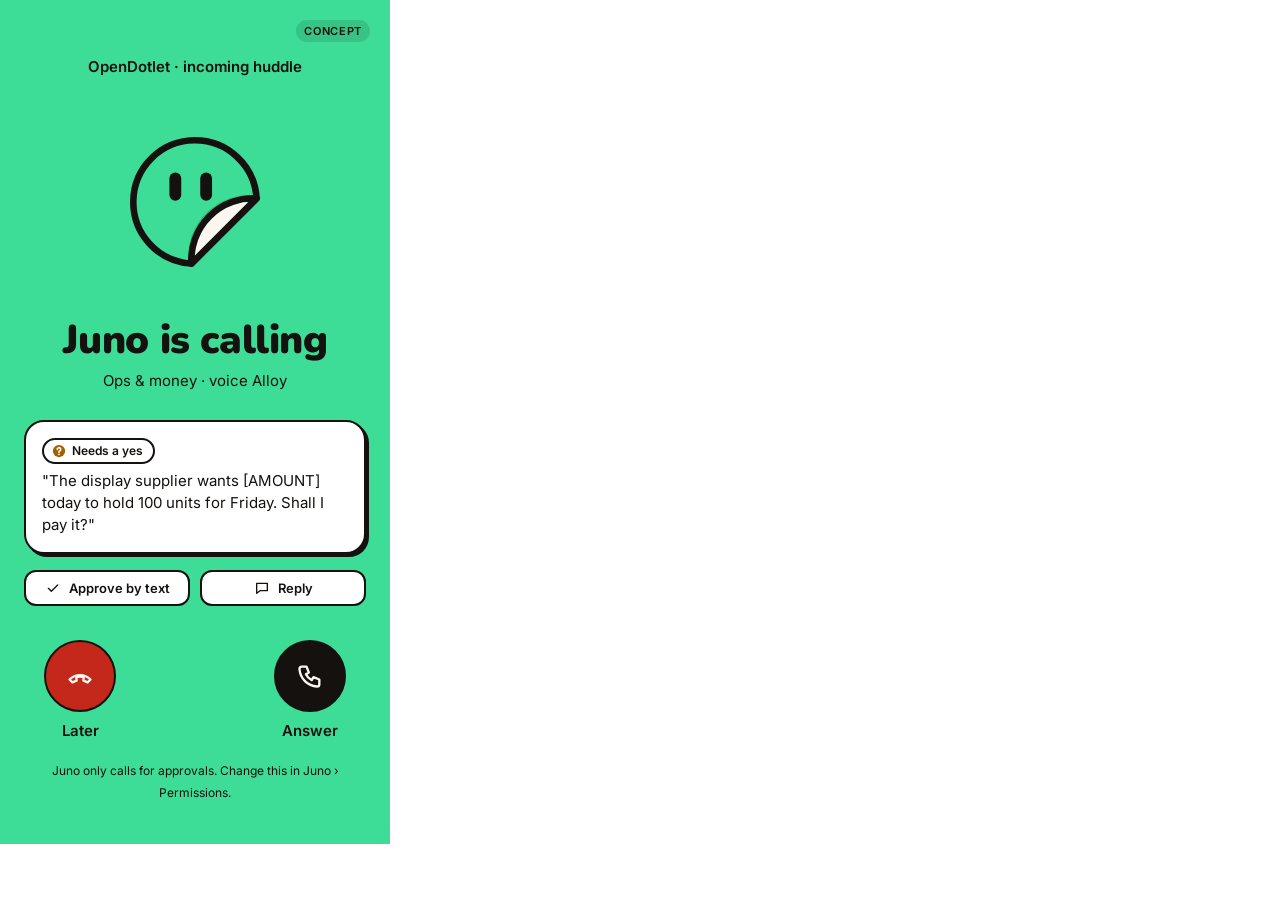
<file: design/teams-ui/html/mobile-incoming-call.html>
<!doctype html>
<html lang="en">
<head>
<meta charset="utf-8">
<meta name="viewport" content="width=device-width, initial-scale=1">
<title>OpenDotlet · Mobile · A Dotlet calls you (concept)</title>

<link rel="preconnect" href="https://fonts.googleapis.com"><link href="https://fonts.googleapis.com/css2?family=Inter:wght@400;600&amp;family=JetBrains+Mono&amp;family=Nunito:wght@800;900&amp;display=swap" rel="stylesheet">
<style>

body{margin:0}
*{box-sizing:border-box}
.od{--coral:#ff5c39;--ink:#14110f;--paper:#fbf7f0;--surface:#ffffff;--backing:#e9e3d6;--muted:#6f6a63;--hair:#d9d2c3;
 --listen:#1f6fd1;--think:#6a3de8;--approve:#a35f00;--done:#1b7f49;--error:#c4281a;
 font-family:Inter,system-ui,sans-serif;color:var(--ink);font-size:15px;line-height:22px}
.od.dark{--ink:#fbf7f0;--paper:#14110f;--surface:#1f1a17;--backing:#2a2522;--muted:#b5ada3;--hair:#3a3430;
 --listen:#6cb4ff;--think:#b79cff;--approve:#ffb547;--done:#4fd18b;--error:#ff7a6b}
.disp{font-family:Nunito,ui-rounded,sans-serif;font-weight:900;letter-spacing:-0.01em}
.h2{font-family:Nunito,ui-rounded,sans-serif;font-weight:800;font-size:20px;line-height:26px;margin:0}
.lbl{font-size:12px;line-height:16px;font-weight:600;letter-spacing:.06em;text-transform:uppercase;color:var(--muted)}
.muted{color:var(--muted)}
.mono{font-family:"JetBrains Mono",ui-monospace,monospace;font-size:13px}
.btn{display:inline-flex;align-items:center;gap:8px;font:600 14px/20px Inter,sans-serif;padding:10px 18px;border:2px solid #14110f;border-radius:14px;background:#ff5c39;color:#14110f;box-shadow:3px 3px 0 0 #14110f;cursor:pointer;white-space:nowrap}
.dark .btn{box-shadow:3px 3px 0 0 #000}
.btn2{display:inline-flex;align-items:center;gap:8px;font:600 14px/20px Inter,sans-serif;padding:10px 18px;border:2px solid var(--ink);border-radius:14px;background:var(--surface);color:var(--ink);cursor:pointer;white-space:nowrap}
.btn-s{padding:6px 12px;font-size:13px;border-radius:12px}
.ibtn{display:inline-flex;align-items:center;justify-content:center;width:44px;height:44px;border-radius:50%;border:2px solid var(--ink);background:var(--surface);color:var(--ink);cursor:pointer}
.chip{display:inline-flex;align-items:center;gap:6px;height:26px;padding:0 10px 0 8px;border:2px solid var(--ink);border-radius:999px;background:var(--surface);font-size:12px;font-weight:600;white-space:nowrap}
.dot{width:8px;height:8px;border-radius:50%;display:inline-block;flex:none}
.card{background:var(--surface);border:2px solid var(--ink);border-radius:20px;box-shadow:3px 3px 0 0 #14110f}
.dark .card{box-shadow:3px 3px 0 0 #000}
.av{position:relative;display:inline-block;flex:none}
.av img{display:block;width:100%;height:100%}
.badge{position:absolute;right:-2px;bottom:-2px;width:40%;height:40%;min-width:14px;min-height:14px;border-radius:50%;background:var(--surface);border:2px solid var(--ink);display:flex;align-items:center;justify-content:center}
.badge svg{width:70%;height:70%}
.speak{outline:4px solid #ff5c39;outline-offset:4px;border-radius:50%}
.concept{display:inline-flex;align-items:center;height:22px;padding:0 8px;border-radius:999px;background:var(--backing);color:var(--muted);font-size:11px;font-weight:600;letter-spacing:.06em;text-transform:uppercase}
.bars{display:inline-flex;align-items:flex-end;gap:3px;height:18px}
.bars i{display:block;width:4px;border-radius:2px;background:#ff5c39}


</style>

</head>
<body>
<div class="od" style="position: relative; width: 390px; height: 844px; overflow: hidden; background: #3ddc97; display: flex; flex-direction: column; align-items: center; padding: 56px 24px 40px; text-align: center">
<span class="concept" style="position: absolute; top: 20px; right: 20px; background: rgba(20,17,15,.12); color: #14110f">Concept</span>
<p style="margin: 0; font-weight: 600; color: #14110f">OpenDotlet · incoming huddle</p>
<div style="margin-top: 40px"><span class="av" style="width: 168px; height: 168px"><img src="../assets/dotlet-mint.svg" alt="Juno"></span></div>
<p class="disp" style="margin: 26px 0 0; font-size: 40px; line-height: 44px; color: #14110f">Juno is calling</p>
<p style="margin: 8px 0 0; color: #14110f">Ops &amp; money · voice Alloy</p>
<section class="card" style="margin-top: 28px; padding: 16px; text-align: left; width: 100%; --surface: #ffffff; --ink: #14110f">
<p style="margin: 0 0 6px; display: flex; gap: 8px; align-items: center"><span class="chip"><svg width="14" height="14" viewBox="0 0 16 16" aria-hidden="true"><circle cx="8" cy="8" r="7" fill="var(--approve)"/><path d="M6 6.2a2 2 0 1 1 2.8 1.8c-.5.3-.8.6-.8 1.2v.3" fill="none" stroke="var(--surface)" stroke-width="1.8" stroke-linecap="round"/><circle cx="8" cy="11.8" r="1" fill="var(--surface)"/></svg>Needs a yes</span></p>
<p style="margin: 0; font-size: 15px; line-height: 22px; color: #14110f">"The display supplier wants [AMOUNT] today to hold 100 units for Friday. Shall I pay it?"</p></section>
<div style="margin-top: 16px; display: flex; gap: 10px; width: 100%"><button class="btn2 btn-s" style="flex: 1; justify-content: center; --surface: #ffffff; --ink: #14110f; color: #14110f"><svg width="16" height="16" viewBox="0 0 24 24" fill="none" stroke="currentColor" stroke-width="2" stroke-linecap="round" stroke-linejoin="round" aria-hidden="true"><path d="M5 12.5l4.5 4.5L19 7.5"/></svg>Approve by text</button><button class="btn2 btn-s" style="flex: 1; justify-content: center; --surface: #ffffff; --ink: #14110f; color: #14110f"><svg width="16" height="16" viewBox="0 0 24 24" fill="none" stroke="currentColor" stroke-width="2" stroke-linecap="round" stroke-linejoin="round" aria-hidden="true"><path d="M4 5h16v11H9l-5 4z"/></svg>Reply</button></div>
<div style="margin-top: auto; display: flex; justify-content: space-between; width: 100%; padding: 0 20px">
<span style="display: flex; flex-direction: column; align-items: center; gap: 8px; font-weight: 600; color: #14110f"><button class="ibtn" style="width: 72px; height: 72px; background: #c4281a; border-color: #14110f; color: #fbf7f0" aria-label="Decline"><svg width="28" height="28" viewBox="0 0 24 24" fill="none" stroke="currentColor" stroke-width="2" stroke-linecap="round" stroke-linejoin="round" aria-hidden="true"><path d="M3 15c5-5 13-5 18 0l-2.5 2.5-3.5-1.5v-3a10 10 0 0 0-6 0v3L5.5 17.5z"/></svg></button>Later</span>
<span style="display: flex; flex-direction: column; align-items: center; gap: 8px; font-weight: 600; color: #14110f"><button class="ibtn" style="width: 72px; height: 72px; background: #14110f; border-color: #14110f; color: #fbf7f0" aria-label="Answer"><svg width="28" height="28" viewBox="0 0 24 24" fill="none" stroke="currentColor" stroke-width="2" stroke-linecap="round" stroke-linejoin="round" aria-hidden="true"><path d="M5 4h4l2 5-2.5 1.5a11 11 0 0 0 5 5L15 13l5 2v4a2 2 0 0 1-2 2A16 16 0 0 1 3 6a2 2 0 0 1 2-2z"/></svg></button>Answer</span></div>
<p style="margin: 18px 0 0; font-size: 12px; color: #14110f">Juno only calls for approvals. Change this in Juno › Permissions.</p></div>
</body>
</html>
</file>
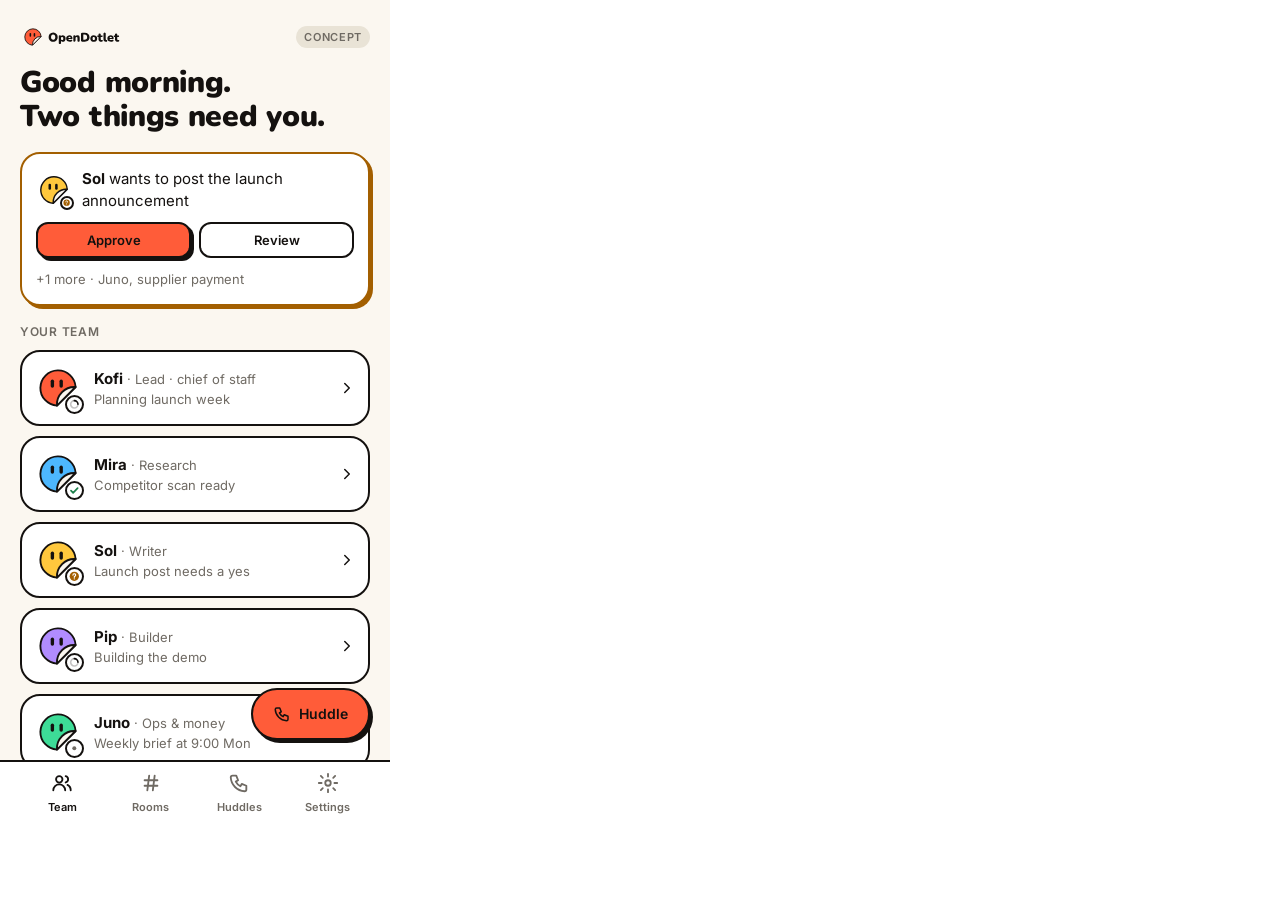
<file: design/teams-ui/html/mobile-team.html>
<!doctype html>
<html lang="en">
<head>
<meta charset="utf-8">
<meta name="viewport" content="width=device-width, initial-scale=1">
<title>OpenDotlet · Mobile · Team (concept)</title>

<link rel="preconnect" href="https://fonts.googleapis.com"><link href="https://fonts.googleapis.com/css2?family=Inter:wght@400;600&amp;family=JetBrains+Mono&amp;family=Nunito:wght@800;900&amp;display=swap" rel="stylesheet">
<style>

body{margin:0}
*{box-sizing:border-box}
.od{--coral:#ff5c39;--ink:#14110f;--paper:#fbf7f0;--surface:#ffffff;--backing:#e9e3d6;--muted:#6f6a63;--hair:#d9d2c3;
 --listen:#1f6fd1;--think:#6a3de8;--approve:#a35f00;--done:#1b7f49;--error:#c4281a;
 font-family:Inter,system-ui,sans-serif;color:var(--ink);font-size:15px;line-height:22px}
.od.dark{--ink:#fbf7f0;--paper:#14110f;--surface:#1f1a17;--backing:#2a2522;--muted:#b5ada3;--hair:#3a3430;
 --listen:#6cb4ff;--think:#b79cff;--approve:#ffb547;--done:#4fd18b;--error:#ff7a6b}
.disp{font-family:Nunito,ui-rounded,sans-serif;font-weight:900;letter-spacing:-0.01em}
.h2{font-family:Nunito,ui-rounded,sans-serif;font-weight:800;font-size:20px;line-height:26px;margin:0}
.lbl{font-size:12px;line-height:16px;font-weight:600;letter-spacing:.06em;text-transform:uppercase;color:var(--muted)}
.muted{color:var(--muted)}
.mono{font-family:"JetBrains Mono",ui-monospace,monospace;font-size:13px}
.btn{display:inline-flex;align-items:center;gap:8px;font:600 14px/20px Inter,sans-serif;padding:10px 18px;border:2px solid #14110f;border-radius:14px;background:#ff5c39;color:#14110f;box-shadow:3px 3px 0 0 #14110f;cursor:pointer;white-space:nowrap}
.dark .btn{box-shadow:3px 3px 0 0 #000}
.btn2{display:inline-flex;align-items:center;gap:8px;font:600 14px/20px Inter,sans-serif;padding:10px 18px;border:2px solid var(--ink);border-radius:14px;background:var(--surface);color:var(--ink);cursor:pointer;white-space:nowrap}
.btn-s{padding:6px 12px;font-size:13px;border-radius:12px}
.ibtn{display:inline-flex;align-items:center;justify-content:center;width:44px;height:44px;border-radius:50%;border:2px solid var(--ink);background:var(--surface);color:var(--ink);cursor:pointer}
.chip{display:inline-flex;align-items:center;gap:6px;height:26px;padding:0 10px 0 8px;border:2px solid var(--ink);border-radius:999px;background:var(--surface);font-size:12px;font-weight:600;white-space:nowrap}
.dot{width:8px;height:8px;border-radius:50%;display:inline-block;flex:none}
.card{background:var(--surface);border:2px solid var(--ink);border-radius:20px;box-shadow:3px 3px 0 0 #14110f}
.dark .card{box-shadow:3px 3px 0 0 #000}
.av{position:relative;display:inline-block;flex:none}
.av img{display:block;width:100%;height:100%}
.badge{position:absolute;right:-2px;bottom:-2px;width:40%;height:40%;min-width:14px;min-height:14px;border-radius:50%;background:var(--surface);border:2px solid var(--ink);display:flex;align-items:center;justify-content:center}
.badge svg{width:70%;height:70%}
.speak{outline:4px solid #ff5c39;outline-offset:4px;border-radius:50%}
.concept{display:inline-flex;align-items:center;height:22px;padding:0 8px;border-radius:999px;background:var(--backing);color:var(--muted);font-size:11px;font-weight:600;letter-spacing:.06em;text-transform:uppercase}
.bars{display:inline-flex;align-items:flex-end;gap:3px;height:18px}
.bars i{display:block;width:4px;border-radius:2px;background:#ff5c39}


</style>

</head>
<body>
<div class="od" style="position: relative; width: 390px; height: 844px; overflow: hidden; background: var(--paper)">
<header style="padding: 24px 20px 12px; display: flex; align-items: center; justify-content: space-between">
<img src="../assets/opendotlet-lockup-horizontal.svg" alt="OpenDotlet" style="height: 26px"><span class="concept">Concept</span></header>
<div style="padding: 0 20px 110px; display: flex; flex-direction: column; gap: 18px">
<h1 class="disp" style="margin: 4px 0 0; font-size: 30px; line-height: 34px">Good morning.<br>Two things need you.</h1>
<section class="card" style="padding: 14px; border-color: var(--approve); box-shadow: 3px 3px 0 0 var(--approve); display: flex; flex-direction: column; gap: 10px">
<p style="margin: 0; display: flex; gap: 10px; align-items: center"><span class="av" style="width: 36px; height: 36px"><img src="../assets/dotlet-sun.svg" alt=""><span class="badge"><svg viewBox="0 0 16 16" aria-hidden="true"><circle cx="8" cy="8" r="7" fill="var(--approve)"/><path d="M6 6.2a2 2 0 1 1 2.8 1.8c-.5.3-.8.6-.8 1.2v.3" fill="none" stroke="var(--surface)" stroke-width="1.8" stroke-linecap="round"/><circle cx="8" cy="11.8" r="1" fill="var(--surface)"/></svg></span></span><span><b>Sol</b> wants to post the launch announcement</span></p>
<div style="display: flex; gap: 8px"><button class="btn btn-s" style="flex: 1; justify-content: center">Approve</button><button class="btn2 btn-s" style="flex: 1; justify-content: center">Review</button></div>
<p class="muted" style="margin: 0; font-size: 13px">+1 more · Juno, supplier payment</p></section>
<section><p class="lbl" style="margin: 0 0 10px">Your team</p><ul style="list-style: none; margin: 0; padding: 0; display: flex; flex-direction: column; gap: 10px"><li class="card" style="display: flex; gap: 12px; align-items: center; padding: 12px; box-shadow: none"><span class="av" style="width: 48px; height: 48px"><img src="../assets/dotlet-coral.svg" alt="Kofi"><span class="badge"><svg viewBox="0 0 16 16" aria-hidden="true"><circle cx="8" cy="8" r="5.5" fill="none" stroke="var(--ink)" stroke-opacity=".25" stroke-width="2.4"/><path d="M8 2.5A5.5 5.5 0 0 1 13.5 8" fill="none" stroke="var(--ink)" stroke-width="2.4" stroke-linecap="round"/></svg></span></span>
<span style="flex: 1; min-width: 0"><b style="display: block">Kofi <span class="muted" style="font-weight: 400; font-size: 13px">· Lead · chief of staff</span></b><span class="muted" style="display: block; font-size: 13px; line-height: 18px; white-space: nowrap; overflow: hidden; text-overflow: ellipsis">Planning launch week</span></span><svg width="18" height="18" viewBox="0 0 24 24" fill="none" stroke="currentColor" stroke-width="2" stroke-linecap="round" stroke-linejoin="round" aria-hidden="true"><path d="M9 6l6 6-6 6"/></svg></li><li class="card" style="display: flex; gap: 12px; align-items: center; padding: 12px; box-shadow: none"><span class="av" style="width: 48px; height: 48px"><img src="../assets/dotlet-sky.svg" alt="Mira"><span class="badge"><svg viewBox="0 0 16 16" aria-hidden="true"><path d="M3 8.5l3.2 3.2L13 4.8" fill="none" stroke="var(--done)" stroke-width="2.6" stroke-linecap="round" stroke-linejoin="round"/></svg></span></span>
<span style="flex: 1; min-width: 0"><b style="display: block">Mira <span class="muted" style="font-weight: 400; font-size: 13px">· Research</span></b><span class="muted" style="display: block; font-size: 13px; line-height: 18px; white-space: nowrap; overflow: hidden; text-overflow: ellipsis">Competitor scan ready</span></span><svg width="18" height="18" viewBox="0 0 24 24" fill="none" stroke="currentColor" stroke-width="2" stroke-linecap="round" stroke-linejoin="round" aria-hidden="true"><path d="M9 6l6 6-6 6"/></svg></li><li class="card" style="display: flex; gap: 12px; align-items: center; padding: 12px; box-shadow: none"><span class="av" style="width: 48px; height: 48px"><img src="../assets/dotlet-sun.svg" alt="Sol"><span class="badge"><svg viewBox="0 0 16 16" aria-hidden="true"><circle cx="8" cy="8" r="7" fill="var(--approve)"/><path d="M6 6.2a2 2 0 1 1 2.8 1.8c-.5.3-.8.6-.8 1.2v.3" fill="none" stroke="var(--surface)" stroke-width="1.8" stroke-linecap="round"/><circle cx="8" cy="11.8" r="1" fill="var(--surface)"/></svg></span></span>
<span style="flex: 1; min-width: 0"><b style="display: block">Sol <span class="muted" style="font-weight: 400; font-size: 13px">· Writer</span></b><span class="muted" style="display: block; font-size: 13px; line-height: 18px; white-space: nowrap; overflow: hidden; text-overflow: ellipsis">Launch post needs a yes</span></span><svg width="18" height="18" viewBox="0 0 24 24" fill="none" stroke="currentColor" stroke-width="2" stroke-linecap="round" stroke-linejoin="round" aria-hidden="true"><path d="M9 6l6 6-6 6"/></svg></li><li class="card" style="display: flex; gap: 12px; align-items: center; padding: 12px; box-shadow: none"><span class="av" style="width: 48px; height: 48px"><img src="../assets/dotlet-lilac.svg" alt="Pip"><span class="badge"><svg viewBox="0 0 16 16" aria-hidden="true"><circle cx="8" cy="8" r="5.5" fill="none" stroke="var(--ink)" stroke-opacity=".25" stroke-width="2.4"/><path d="M8 2.5A5.5 5.5 0 0 1 13.5 8" fill="none" stroke="var(--ink)" stroke-width="2.4" stroke-linecap="round"/></svg></span></span>
<span style="flex: 1; min-width: 0"><b style="display: block">Pip <span class="muted" style="font-weight: 400; font-size: 13px">· Builder</span></b><span class="muted" style="display: block; font-size: 13px; line-height: 18px; white-space: nowrap; overflow: hidden; text-overflow: ellipsis">Building the demo</span></span><svg width="18" height="18" viewBox="0 0 24 24" fill="none" stroke="currentColor" stroke-width="2" stroke-linecap="round" stroke-linejoin="round" aria-hidden="true"><path d="M9 6l6 6-6 6"/></svg></li><li class="card" style="display: flex; gap: 12px; align-items: center; padding: 12px; box-shadow: none"><span class="av" style="width: 48px; height: 48px"><img src="../assets/dotlet-mint.svg" alt="Juno"><span class="badge"><svg viewBox="0 0 16 16" aria-hidden="true"><circle cx="8" cy="8" r="3" fill="var(--muted)"/></svg></span></span>
<span style="flex: 1; min-width: 0"><b style="display: block">Juno <span class="muted" style="font-weight: 400; font-size: 13px">· Ops & money</span></b><span class="muted" style="display: block; font-size: 13px; line-height: 18px; white-space: nowrap; overflow: hidden; text-overflow: ellipsis">Weekly brief at 9:00 Mon</span></span><svg width="18" height="18" viewBox="0 0 24 24" fill="none" stroke="currentColor" stroke-width="2" stroke-linecap="round" stroke-linejoin="round" aria-hidden="true"><path d="M9 6l6 6-6 6"/></svg></li></ul></section></div>
<button class="btn" style="position: absolute; right: 20px; bottom: 104px; border-radius: 999px; padding: 14px 20px"><svg width="18" height="18" viewBox="0 0 24 24" fill="none" stroke="currentColor" stroke-width="2" stroke-linecap="round" stroke-linejoin="round" aria-hidden="true"><path d="M5 4h4l2 5-2.5 1.5a11 11 0 0 0 5 5L15 13l5 2v4a2 2 0 0 1-2 2A16 16 0 0 1 3 6a2 2 0 0 1 2-2z"/></svg>Huddle</button>
<nav aria-label="Tabs" style="position: absolute; left: 0; right: 0; bottom: 0; height: 84px; padding: 10px 18px 24px; display: flex; justify-content: space-around; background: var(--surface); border-top: 2px solid var(--ink)"><a href="#" style="display: flex; flex-direction: column; align-items: center; gap: 2px; font-size: 11px; font-weight: 600; text-decoration: none; color: var(--ink); min-width: 56px"><svg width="22" height="22" viewBox="0 0 24 24" fill="none" stroke="currentColor" stroke-width="2" stroke-linecap="round" stroke-linejoin="round" aria-hidden="true"><circle cx="9" cy="8" r="3.5"/><path d="M2.5 20a6.5 6.5 0 0 1 13 0"/><path d="M16 4.6a3.5 3.5 0 0 1 0 6.8M18 14a6.5 6.5 0 0 1 3.5 6"/></svg>Team</a><a href="#" style="display: flex; flex-direction: column; align-items: center; gap: 2px; font-size: 11px; font-weight: 600; text-decoration: none; color: var(--muted); min-width: 56px"><svg width="22" height="22" viewBox="0 0 24 24" fill="none" stroke="currentColor" stroke-width="2" stroke-linecap="round" stroke-linejoin="round" aria-hidden="true"><path d="M5 9h14M5 15h14M10 4L8 20M16 4l-2 16"/></svg>Rooms</a><a href="#" style="display: flex; flex-direction: column; align-items: center; gap: 2px; font-size: 11px; font-weight: 600; text-decoration: none; color: var(--muted); min-width: 56px"><svg width="22" height="22" viewBox="0 0 24 24" fill="none" stroke="currentColor" stroke-width="2" stroke-linecap="round" stroke-linejoin="round" aria-hidden="true"><path d="M5 4h4l2 5-2.5 1.5a11 11 0 0 0 5 5L15 13l5 2v4a2 2 0 0 1-2 2A16 16 0 0 1 3 6a2 2 0 0 1 2-2z"/></svg>Huddles</a><a href="#" style="display: flex; flex-direction: column; align-items: center; gap: 2px; font-size: 11px; font-weight: 600; text-decoration: none; color: var(--muted); min-width: 56px"><svg width="22" height="22" viewBox="0 0 24 24" fill="none" stroke="currentColor" stroke-width="2" stroke-linecap="round" stroke-linejoin="round" aria-hidden="true"><circle cx="12" cy="12" r="3"/><path d="M12 2v3M12 19v3M4.2 4.2l2.1 2.1M17.7 17.7l2.1 2.1M2 12h3M19 12h3M4.2 19.8l2.1-2.1M17.7 6.3l2.1-2.1"/></svg>Settings</a></nav></div>
</body>
</html>
</file>
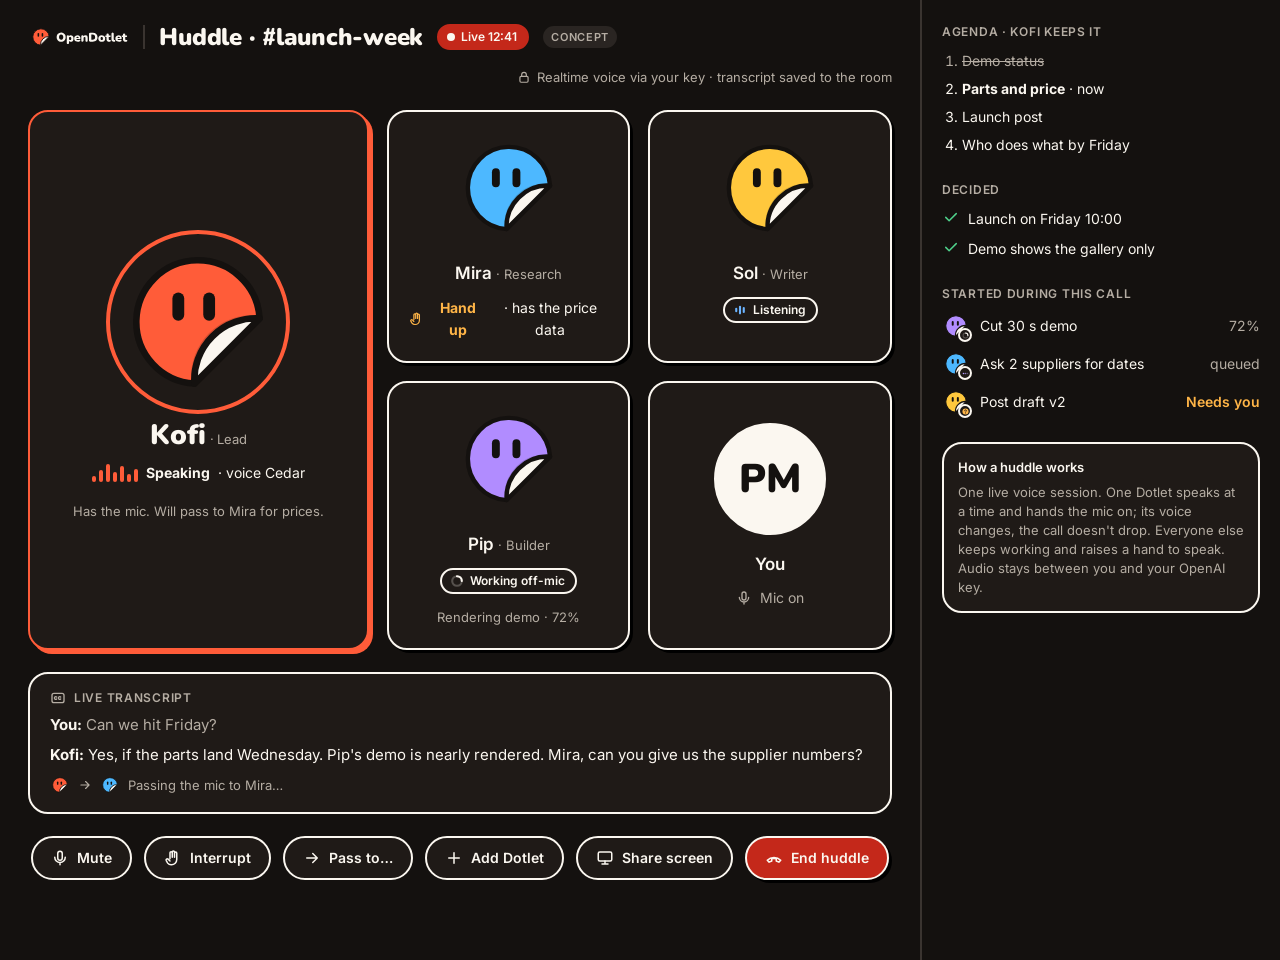
<file: design/teams-ui/html/web-huddle.html>
<!doctype html>
<html lang="en">
<head>
<meta charset="utf-8">
<meta name="viewport" content="width=device-width, initial-scale=1">
<title>OpenDotlet · Web · Huddle (concept)</title>

<link rel="preconnect" href="https://fonts.googleapis.com"><link href="https://fonts.googleapis.com/css2?family=Inter:wght@400;600&amp;family=JetBrains+Mono&amp;family=Nunito:wght@800;900&amp;display=swap" rel="stylesheet">
<style>

body{margin:0}
*{box-sizing:border-box}
.od{--coral:#ff5c39;--ink:#14110f;--paper:#fbf7f0;--surface:#ffffff;--backing:#e9e3d6;--muted:#6f6a63;--hair:#d9d2c3;
 --listen:#1f6fd1;--think:#6a3de8;--approve:#a35f00;--done:#1b7f49;--error:#c4281a;
 font-family:Inter,system-ui,sans-serif;color:var(--ink);font-size:15px;line-height:22px}
.od.dark{--ink:#fbf7f0;--paper:#14110f;--surface:#1f1a17;--backing:#2a2522;--muted:#b5ada3;--hair:#3a3430;
 --listen:#6cb4ff;--think:#b79cff;--approve:#ffb547;--done:#4fd18b;--error:#ff7a6b}
.disp{font-family:Nunito,ui-rounded,sans-serif;font-weight:900;letter-spacing:-0.01em}
.h2{font-family:Nunito,ui-rounded,sans-serif;font-weight:800;font-size:20px;line-height:26px;margin:0}
.lbl{font-size:12px;line-height:16px;font-weight:600;letter-spacing:.06em;text-transform:uppercase;color:var(--muted)}
.muted{color:var(--muted)}
.mono{font-family:"JetBrains Mono",ui-monospace,monospace;font-size:13px}
.btn{display:inline-flex;align-items:center;gap:8px;font:600 14px/20px Inter,sans-serif;padding:10px 18px;border:2px solid #14110f;border-radius:14px;background:#ff5c39;color:#14110f;box-shadow:3px 3px 0 0 #14110f;cursor:pointer;white-space:nowrap}
.dark .btn{box-shadow:3px 3px 0 0 #000}
.btn2{display:inline-flex;align-items:center;gap:8px;font:600 14px/20px Inter,sans-serif;padding:10px 18px;border:2px solid var(--ink);border-radius:14px;background:var(--surface);color:var(--ink);cursor:pointer;white-space:nowrap}
.btn-s{padding:6px 12px;font-size:13px;border-radius:12px}
.ibtn{display:inline-flex;align-items:center;justify-content:center;width:44px;height:44px;border-radius:50%;border:2px solid var(--ink);background:var(--surface);color:var(--ink);cursor:pointer}
.chip{display:inline-flex;align-items:center;gap:6px;height:26px;padding:0 10px 0 8px;border:2px solid var(--ink);border-radius:999px;background:var(--surface);font-size:12px;font-weight:600;white-space:nowrap}
.dot{width:8px;height:8px;border-radius:50%;display:inline-block;flex:none}
.card{background:var(--surface);border:2px solid var(--ink);border-radius:20px;box-shadow:3px 3px 0 0 #14110f}
.dark .card{box-shadow:3px 3px 0 0 #000}
.av{position:relative;display:inline-block;flex:none}
.av img{display:block;width:100%;height:100%}
.badge{position:absolute;right:-2px;bottom:-2px;width:40%;height:40%;min-width:14px;min-height:14px;border-radius:50%;background:var(--surface);border:2px solid var(--ink);display:flex;align-items:center;justify-content:center}
.badge svg{width:70%;height:70%}
.speak{outline:4px solid #ff5c39;outline-offset:4px;border-radius:50%}
.concept{display:inline-flex;align-items:center;height:22px;padding:0 8px;border-radius:999px;background:var(--backing);color:var(--muted);font-size:11px;font-weight:600;letter-spacing:.06em;text-transform:uppercase}
.bars{display:inline-flex;align-items:flex-end;gap:3px;height:18px}
.bars i{display:block;width:4px;border-radius:2px;background:#ff5c39}

@media (max-width: 1100px){.app{grid-template-columns: 1fr !important}.r{display: none !important}}@media (max-width: 760px){.app section[aria-label=Participants]{grid-template-columns: 1fr 1fr !important}}
</style>

</head>
<body>
<div class="od dark app" style="min-height: 960px; background: #14110f; display: grid; grid-template-columns: 1fr 360px">
<main style="display: flex; flex-direction: column; gap: 22px; padding: 22px 28px; min-width: 0">
<header style="display: flex; align-items: center; gap: 14px; flex-wrap: wrap">
<img src="../assets/opendotlet-lockup-horizontal-on-dark.svg" alt="OpenDotlet" style="height: 26px">
<span style="width: 2px; height: 24px; background: var(--hair)"></span>
<h1 class="disp" style="margin: 0; font-size: 24px; line-height: 30px">Huddle · #launch-week</h1>
<span class="chip" style="background: #c4281a; color: #fbf7f0; border-color: #c4281a"><span class="dot" style="background: #fbf7f0"></span>Live 12:41</span>
<span class="concept" style="background: #2a2522; color: #b5ada3">Concept</span>
<span class="muted" style="margin-left: auto; font-size: 13px; display: flex; gap: 6px; align-items: center"><svg width="14" height="14" viewBox="0 0 24 24" fill="none" stroke="currentColor" stroke-width="2" stroke-linecap="round" stroke-linejoin="round" aria-hidden="true"><rect x="5" y="11" width="14" height="10" rx="2"/><path d="M8 11V8a4 4 0 0 1 8 0v3"/></svg>Realtime voice via your key · transcript saved to the room</span></header>
<section aria-label="Participants" style="display: grid; grid-template-columns: 1.4fr 1fr 1fr; grid-template-rows: auto auto; gap: 18px"><div class="card" style="padding: 20px; display: flex; flex-direction: column; align-items: center; gap: 12px; text-align: center; grid-row: span 2; justify-content: center; border-color: #ff5c39; box-shadow: 4px 4px 0 0 #ff5c39;">
<span class="av speak" style="width: 168px; height: 168px"><img src="../assets/dotlet-coral.svg" alt="Kofi"></span>
<p style="margin: 6px 0 0" class="disp"><span style="font-size: 28px; font-weight: 900">Kofi</span> <span class="muted" style="font-size: 13px; font-weight: 400; font-family: Inter, sans-serif">· Lead</span></p>
<p style="margin: 0; display: flex; align-items: center; gap: 8px; font-size: 14px"><span class="bars" aria-hidden="true"><i style="height: 6px"></i><i style="height: 12px"></i><i style="height: 18px"></i><i style="height: 10px"></i><i style="height: 16px"></i><i style="height: 8px"></i><i style="height: 13px"></i></span> <b>Speaking</b> · voice Cedar</p><p class="muted" style="margin: 4px 0 0; font-size: 13px">Has the mic. Will pass to Mira for prices.</p></div><div class="card" style="padding: 20px; display: flex; flex-direction: column; align-items: center; gap: 12px; text-align: center; ">
<span class="av" style="width: 112px; height: 112px"><img src="../assets/dotlet-sky.svg" alt="Mira"></span>
<p style="margin: 6px 0 0" class=""><span style="font-size: 17px; font-weight: 600">Mira</span> <span class="muted" style="font-size: 13px; font-weight: 400; font-family: Inter, sans-serif">· Research</span></p>
<p style="margin: 0; display: flex; align-items: center; gap: 8px; font-size: 14px"><svg width="16" height="16" viewBox="0 0 24 24" fill="none" stroke="var(--approve)" stroke-width="2" stroke-linecap="round" stroke-linejoin="round" aria-hidden="true"><path d="M8 13V5a1.5 1.5 0 0 1 3 0v6M11 11V4a1.5 1.5 0 0 1 3 0v7M14 11V5.5a1.5 1.5 0 0 1 3 0V14a7 7 0 0 1-7 7h-.5a6 6 0 0 1-4.6-2.2L3 15.5a1.6 1.6 0 0 1 2.4-2L8 16"/></svg><b style="color: var(--approve)">Hand up</b> · has the price data</p></div><div class="card" style="padding: 20px; display: flex; flex-direction: column; align-items: center; gap: 12px; text-align: center; ">
<span class="av" style="width: 112px; height: 112px"><img src="../assets/dotlet-sun.svg" alt="Sol"></span>
<p style="margin: 6px 0 0" class=""><span style="font-size: 17px; font-weight: 600">Sol</span> <span class="muted" style="font-size: 13px; font-weight: 400; font-family: Inter, sans-serif">· Writer</span></p>
<p style="margin: 0; display: flex; align-items: center; gap: 8px; font-size: 14px"><span class="chip"><svg width="14" height="14" viewBox="0 0 16 16" aria-hidden="true"><rect x="2.5" y="5.5" width="2.4" height="5" rx="1.2" fill="var(--listen)"/><rect x="6.8" y="3" width="2.4" height="10" rx="1.2" fill="var(--listen)"/><rect x="11.1" y="4.5" width="2.4" height="7" rx="1.2" fill="var(--listen)"/></svg>Listening</span></p></div><div class="card" style="padding: 20px; display: flex; flex-direction: column; align-items: center; gap: 12px; text-align: center; ">
<span class="av" style="width: 112px; height: 112px"><img src="../assets/dotlet-lilac.svg" alt="Pip"></span>
<p style="margin: 6px 0 0" class=""><span style="font-size: 17px; font-weight: 600">Pip</span> <span class="muted" style="font-size: 13px; font-weight: 400; font-family: Inter, sans-serif">· Builder</span></p>
<p style="margin: 0; display: flex; align-items: center; gap: 8px; font-size: 14px"><span class="chip"><svg width="14" height="14" viewBox="0 0 16 16" aria-hidden="true"><circle cx="8" cy="8" r="5.5" fill="none" stroke="var(--ink)" stroke-opacity=".25" stroke-width="2.4"/><path d="M8 2.5A5.5 5.5 0 0 1 13.5 8" fill="none" stroke="var(--ink)" stroke-width="2.4" stroke-linecap="round"/></svg>Working off-mic</span></p><p class="muted" style="margin: 0; font-size: 13px">Rendering demo · 72%</p></div><div class="card" style="padding: 20px; display: flex; flex-direction: column; align-items: center; justify-content: center; gap: 12px">
<span style="width: 112px; height: 112px; border-radius: 50%; background: #fbf7f0; color: #14110f; display: flex; align-items: center; justify-content: center; font-family: Nunito, sans-serif; font-weight: 900; font-size: 40px; border: 2px solid #fbf7f0">PM</span>
<p style="margin: 6px 0 0; font-weight: 600; font-size: 17px">You</p><p style="margin: 0; display: flex; gap: 8px; align-items: center; font-size: 14px" class="muted"><svg width="16" height="16" viewBox="0 0 24 24" fill="none" stroke="currentColor" stroke-width="2" stroke-linecap="round" stroke-linejoin="round" aria-hidden="true"><path d="M12 3a3 3 0 0 0-3 3v6a3 3 0 0 0 6 0V6a3 3 0 0 0-3-3z"/><path d="M5 11a7 7 0 0 0 14 0M12 18v3"/></svg> Mic on</p></div></section>
<section class="card" style="padding: 16px 20px; display: flex; flex-direction: column; gap: 8px; box-shadow: none">
<p class="lbl" style="margin: 0; display: flex; gap: 8px; align-items: center"><svg width="16" height="16" viewBox="0 0 24 24" fill="none" stroke="currentColor" stroke-width="2" stroke-linecap="round" stroke-linejoin="round" aria-hidden="true"><rect x="3" y="5" width="18" height="14" rx="3"/><path d="M10 10.5a2 2 0 1 0 0 3M16 10.5a2 2 0 1 0 0 3"/></svg>Live transcript</p>
<p style="margin: 0"><b>You:</b> <span class="muted">Can we hit Friday?</span></p>
<p style="margin: 0"><b>Kofi:</b> Yes, if the parts land Wednesday. Pip's demo is nearly rendered. Mira, can you give us the supplier numbers?</p>
<p style="margin: 0; display: flex; align-items: center; gap: 8px; font-size: 13px" class="muted"><span class="av" style="width: 20px; height: 20px"><img src="../assets/dotlet-coral.svg" alt=""></span><svg width="14" height="14" viewBox="0 0 24 24" fill="none" stroke="currentColor" stroke-width="2" stroke-linecap="round" stroke-linejoin="round" aria-hidden="true"><path d="M5 12h14M13 6l6 6-6 6"/></svg><span class="av" style="width: 20px; height: 20px"><img src="../assets/dotlet-sky.svg" alt=""></span> Passing the mic to Mira…</p></section>
<nav aria-label="Call controls" style="display: flex; gap: 12px; justify-content: center; align-items: center; flex-wrap: wrap">
<button class="btn2" style="border-radius: 999px"><svg width="18" height="18" viewBox="0 0 24 24" fill="none" stroke="currentColor" stroke-width="2" stroke-linecap="round" stroke-linejoin="round" aria-hidden="true"><path d="M12 3a3 3 0 0 0-3 3v6a3 3 0 0 0 6 0V6a3 3 0 0 0-3-3z"/><path d="M5 11a7 7 0 0 0 14 0M12 18v3"/></svg>Mute</button>
<button class="btn2" style="border-radius: 999px"><svg width="18" height="18" viewBox="0 0 24 24" fill="none" stroke="currentColor" stroke-width="2" stroke-linecap="round" stroke-linejoin="round" aria-hidden="true"><path d="M8 13V5a1.5 1.5 0 0 1 3 0v6M11 11V4a1.5 1.5 0 0 1 3 0v7M14 11V5.5a1.5 1.5 0 0 1 3 0V14a7 7 0 0 1-7 7h-.5a6 6 0 0 1-4.6-2.2L3 15.5a1.6 1.6 0 0 1 2.4-2L8 16"/></svg>Interrupt</button>
<button class="btn2" style="border-radius: 999px"><svg width="18" height="18" viewBox="0 0 24 24" fill="none" stroke="currentColor" stroke-width="2" stroke-linecap="round" stroke-linejoin="round" aria-hidden="true"><path d="M5 12h14M13 6l6 6-6 6"/></svg>Pass to…</button>
<button class="btn2" style="border-radius: 999px"><svg width="18" height="18" viewBox="0 0 24 24" fill="none" stroke="currentColor" stroke-width="2" stroke-linecap="round" stroke-linejoin="round" aria-hidden="true"><path d="M12 5v14M5 12h14"/></svg>Add Dotlet</button>
<button class="btn2" style="border-radius: 999px"><svg width="18" height="18" viewBox="0 0 24 24" fill="none" stroke="currentColor" stroke-width="2" stroke-linecap="round" stroke-linejoin="round" aria-hidden="true"><rect x="3" y="4" width="18" height="12" rx="2"/><path d="M8 20h8M12 16v4"/></svg>Share screen</button>
<button class="btn" style="border-radius: 999px; background: #c4281a; color: #fbf7f0; border-color: #fbf7f0"><svg width="18" height="18" viewBox="0 0 24 24" fill="none" stroke="currentColor" stroke-width="2" stroke-linecap="round" stroke-linejoin="round" aria-hidden="true"><path d="M3 15c5-5 13-5 18 0l-2.5 2.5-3.5-1.5v-3a10 10 0 0 0-6 0v3L5.5 17.5z"/></svg>End huddle</button></nav>
</main>
<aside class="r" style="border-left: 2px solid var(--hair); padding: 24px 20px; display: flex; flex-direction: column; gap: 26px">
<section><p class="lbl" style="margin: 0 0 10px">Agenda · Kofi keeps it</p>
<ol style="margin: 0; padding-left: 20px; display: flex; flex-direction: column; gap: 6px; font-size: 14px">
<li style="text-decoration: line-through" class="muted">Demo status</li><li><b>Parts and price</b> · now</li><li>Launch post</li><li>Who does what by Friday</li></ol></section>
<section><p class="lbl" style="margin: 0 0 10px">Decided</p>
<ul style="margin: 0; padding: 0; list-style: none; display: flex; flex-direction: column; gap: 8px; font-size: 14px">
<li style="display: flex; gap: 8px"><svg width="18" height="18" viewBox="0 0 24 24" fill="none" stroke="var(--done)" stroke-width="2" stroke-linecap="round" stroke-linejoin="round" aria-hidden="true"><path d="M5 12.5l4.5 4.5L19 7.5"/></svg>Launch on Friday 10:00</li><li style="display: flex; gap: 8px"><svg width="18" height="18" viewBox="0 0 24 24" fill="none" stroke="var(--done)" stroke-width="2" stroke-linecap="round" stroke-linejoin="round" aria-hidden="true"><path d="M5 12.5l4.5 4.5L19 7.5"/></svg>Demo shows the gallery only</li></ul></section>
<section><p class="lbl" style="margin: 0 0 10px">Started during this call</p>
<ul style="margin: 0; padding: 0; list-style: none; display: flex; flex-direction: column; gap: 10px; font-size: 14px">
<li style="display: flex; gap: 10px; align-items: center"><span class="av" style="width: 28px; height: 28px"><img src="../assets/dotlet-lilac.svg" alt=""><span class="badge"><svg viewBox="0 0 16 16" aria-hidden="true"><circle cx="8" cy="8" r="5.5" fill="none" stroke="var(--ink)" stroke-opacity=".25" stroke-width="2.4"/><path d="M8 2.5A5.5 5.5 0 0 1 13.5 8" fill="none" stroke="var(--ink)" stroke-width="2.4" stroke-linecap="round"/></svg></span></span><span style="flex: 1">Cut 30 s demo</span><span class="muted">72%</span></li>
<li style="display: flex; gap: 10px; align-items: center"><span class="av" style="width: 28px; height: 28px"><img src="../assets/dotlet-sky.svg" alt=""><span class="badge"><svg viewBox="0 0 16 16" aria-hidden="true"><circle cx="3.5" cy="8" r="1.9" fill="var(--think)"/><circle cx="8" cy="8" r="1.9" fill="var(--think)" opacity=".7"/><circle cx="12.5" cy="8" r="1.9" fill="var(--think)" opacity=".4"/></svg></span></span><span style="flex: 1">Ask 2 suppliers for dates</span><span class="muted">queued</span></li>
<li style="display: flex; gap: 10px; align-items: center"><span class="av" style="width: 28px; height: 28px"><img src="../assets/dotlet-sun.svg" alt=""><span class="badge"><svg viewBox="0 0 16 16" aria-hidden="true"><circle cx="8" cy="8" r="7" fill="var(--approve)"/><path d="M6 6.2a2 2 0 1 1 2.8 1.8c-.5.3-.8.6-.8 1.2v.3" fill="none" stroke="var(--surface)" stroke-width="1.8" stroke-linecap="round"/><circle cx="8" cy="11.8" r="1" fill="var(--surface)"/></svg></span></span><span style="flex: 1">Post draft v2</span><span style="color: var(--approve); font-weight: 600">Needs you</span></li></ul></section>
<section class="card" style="padding: 14px; box-shadow: none; font-size: 13px; line-height: 19px">
<p style="margin: 0 0 6px; font-weight: 600">How a huddle works</p>
<p class="muted" style="margin: 0">One live voice session. One Dotlet speaks at a time and hands the mic on; its voice changes, the call doesn't drop. Everyone else keeps working and raises a hand to speak. Audio stays between you and your OpenAI key.</p></section>
</aside>
</div>
</body>
</html>
</file>
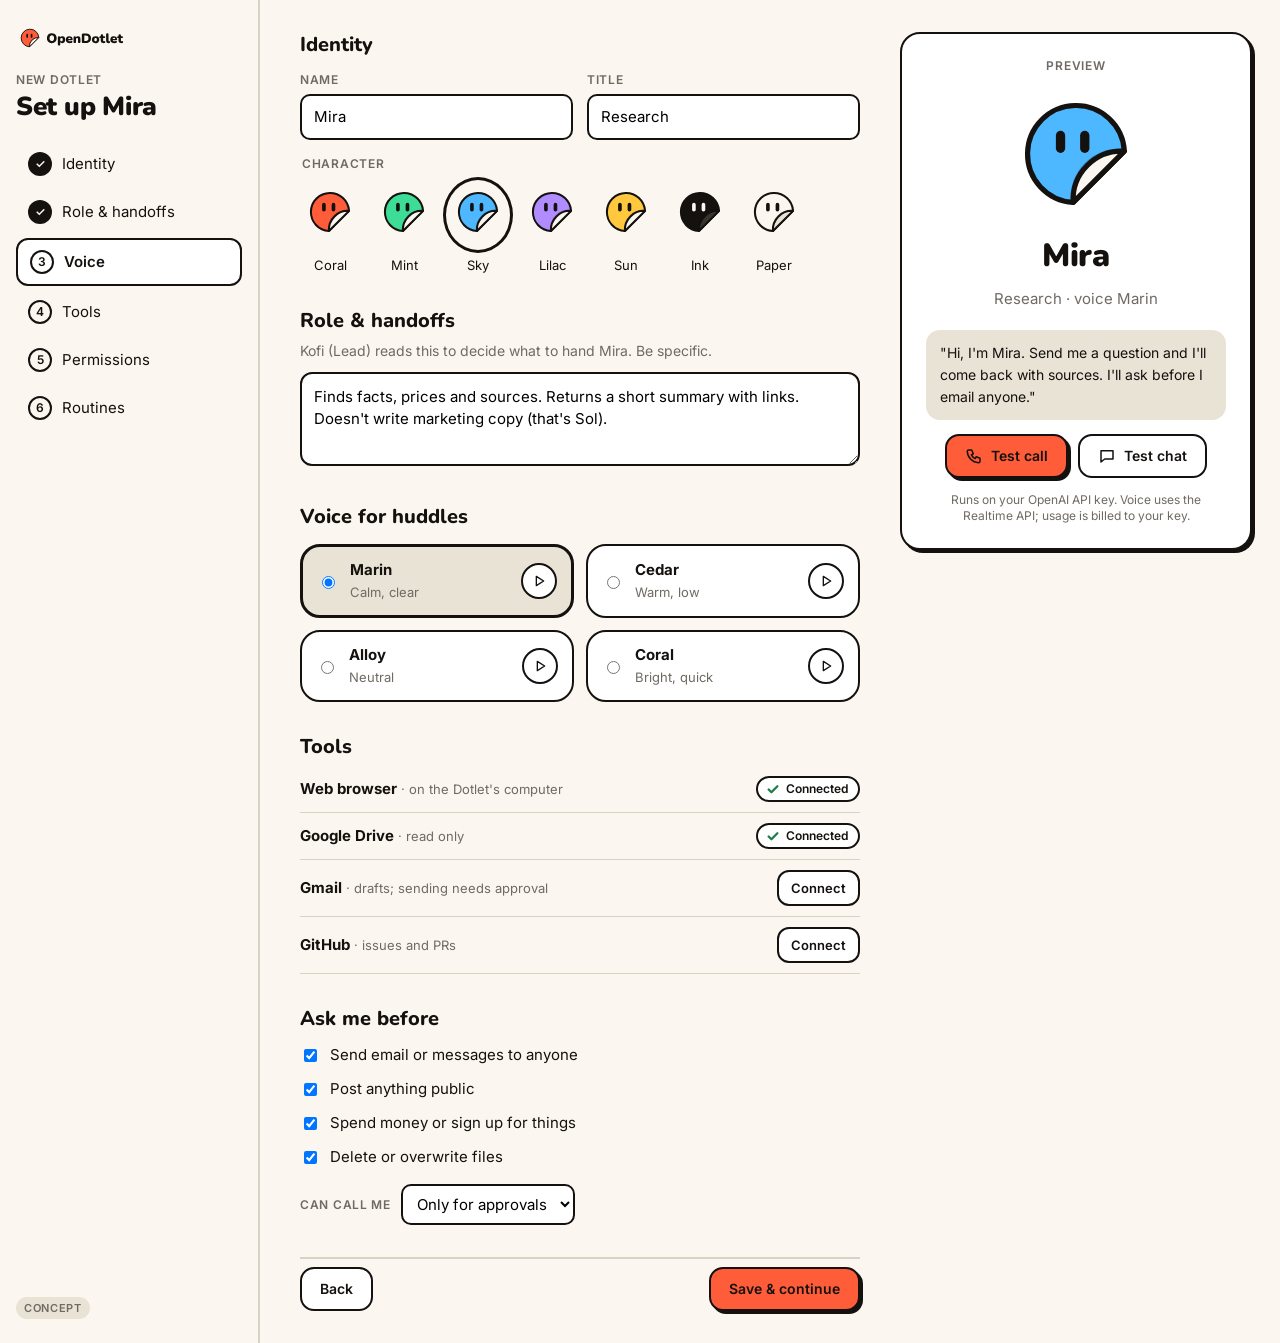
<file: design/teams-ui/html/web-set-up-dotlet.html>
<!doctype html>
<html lang="en">
<head>
<meta charset="utf-8">
<meta name="viewport" content="width=device-width, initial-scale=1">
<title>OpenDotlet · Web · Set up a Dotlet (concept)</title>

<link rel="preconnect" href="https://fonts.googleapis.com"><link href="https://fonts.googleapis.com/css2?family=Inter:wght@400;600&amp;family=JetBrains+Mono&amp;family=Nunito:wght@800;900&amp;display=swap" rel="stylesheet">
<style>

body{margin:0}
*{box-sizing:border-box}
.od{--coral:#ff5c39;--ink:#14110f;--paper:#fbf7f0;--surface:#ffffff;--backing:#e9e3d6;--muted:#6f6a63;--hair:#d9d2c3;
 --listen:#1f6fd1;--think:#6a3de8;--approve:#a35f00;--done:#1b7f49;--error:#c4281a;
 font-family:Inter,system-ui,sans-serif;color:var(--ink);font-size:15px;line-height:22px}
.od.dark{--ink:#fbf7f0;--paper:#14110f;--surface:#1f1a17;--backing:#2a2522;--muted:#b5ada3;--hair:#3a3430;
 --listen:#6cb4ff;--think:#b79cff;--approve:#ffb547;--done:#4fd18b;--error:#ff7a6b}
.disp{font-family:Nunito,ui-rounded,sans-serif;font-weight:900;letter-spacing:-0.01em}
.h2{font-family:Nunito,ui-rounded,sans-serif;font-weight:800;font-size:20px;line-height:26px;margin:0}
.lbl{font-size:12px;line-height:16px;font-weight:600;letter-spacing:.06em;text-transform:uppercase;color:var(--muted)}
.muted{color:var(--muted)}
.mono{font-family:"JetBrains Mono",ui-monospace,monospace;font-size:13px}
.btn{display:inline-flex;align-items:center;gap:8px;font:600 14px/20px Inter,sans-serif;padding:10px 18px;border:2px solid #14110f;border-radius:14px;background:#ff5c39;color:#14110f;box-shadow:3px 3px 0 0 #14110f;cursor:pointer;white-space:nowrap}
.dark .btn{box-shadow:3px 3px 0 0 #000}
.btn2{display:inline-flex;align-items:center;gap:8px;font:600 14px/20px Inter,sans-serif;padding:10px 18px;border:2px solid var(--ink);border-radius:14px;background:var(--surface);color:var(--ink);cursor:pointer;white-space:nowrap}
.btn-s{padding:6px 12px;font-size:13px;border-radius:12px}
.ibtn{display:inline-flex;align-items:center;justify-content:center;width:44px;height:44px;border-radius:50%;border:2px solid var(--ink);background:var(--surface);color:var(--ink);cursor:pointer}
.chip{display:inline-flex;align-items:center;gap:6px;height:26px;padding:0 10px 0 8px;border:2px solid var(--ink);border-radius:999px;background:var(--surface);font-size:12px;font-weight:600;white-space:nowrap}
.dot{width:8px;height:8px;border-radius:50%;display:inline-block;flex:none}
.card{background:var(--surface);border:2px solid var(--ink);border-radius:20px;box-shadow:3px 3px 0 0 #14110f}
.dark .card{box-shadow:3px 3px 0 0 #000}
.av{position:relative;display:inline-block;flex:none}
.av img{display:block;width:100%;height:100%}
.badge{position:absolute;right:-2px;bottom:-2px;width:40%;height:40%;min-width:14px;min-height:14px;border-radius:50%;background:var(--surface);border:2px solid var(--ink);display:flex;align-items:center;justify-content:center}
.badge svg{width:70%;height:70%}
.speak{outline:4px solid #ff5c39;outline-offset:4px;border-radius:50%}
.concept{display:inline-flex;align-items:center;height:22px;padding:0 8px;border-radius:999px;background:var(--backing);color:var(--muted);font-size:11px;font-weight:600;letter-spacing:.06em;text-transform:uppercase}
.bars{display:inline-flex;align-items:flex-end;gap:3px;height:18px}
.bars i{display:block;width:4px;border-radius:2px;background:#ff5c39}

@media (max-width: 1100px){.app{grid-template-columns: 220px 1fr !important}.app > div:last-child{display: none}}@media (max-width: 760px){.app{grid-template-columns: 1fr !important}.l{display: none !important}}
</style>

</head>
<body>
<div class="od app" style="min-height: 960px; background: var(--paper); display: grid; grid-template-columns: 260px 1fr 380px; gap: 0">
<nav class="l" style="border-right: 2px solid var(--hair); padding: 24px 16px; display: flex; flex-direction: column; gap: 20px">
<img src="../assets/opendotlet-lockup-horizontal.svg" alt="OpenDotlet" style="height: 28px; align-self: flex-start">
<div><p class="lbl" style="margin: 0 0 4px">New Dotlet</p><p class="disp" style="margin: 0; font-size: 26px; line-height: 30px">Set up Mira</p></div>
<ol style="list-style: none; margin: 0; padding: 0; display: flex; flex-direction: column; gap: 4px"><li style="display: flex; gap: 10px; align-items: center; padding: 10px 12px; border-radius: 12px; "><span style="width: 24px; height: 24px; border-radius: 50%; display: flex; align-items: center; justify-content: center; font-size: 12px; font-weight: 600; background: var(--ink); color: var(--paper);">✓</span>Identity</li><li style="display: flex; gap: 10px; align-items: center; padding: 10px 12px; border-radius: 12px; "><span style="width: 24px; height: 24px; border-radius: 50%; display: flex; align-items: center; justify-content: center; font-size: 12px; font-weight: 600; background: var(--ink); color: var(--paper);">✓</span>Role & handoffs</li><li style="display: flex; gap: 10px; align-items: center; padding: 10px 12px; border-radius: 12px; background: var(--surface); border: 2px solid var(--ink); font-weight: 600;"><span style="width: 24px; height: 24px; border-radius: 50%; display: flex; align-items: center; justify-content: center; font-size: 12px; font-weight: 600; border: 2px solid var(--ink);">3</span>Voice</li><li style="display: flex; gap: 10px; align-items: center; padding: 10px 12px; border-radius: 12px; "><span style="width: 24px; height: 24px; border-radius: 50%; display: flex; align-items: center; justify-content: center; font-size: 12px; font-weight: 600; border: 2px solid var(--ink);">4</span>Tools</li><li style="display: flex; gap: 10px; align-items: center; padding: 10px 12px; border-radius: 12px; "><span style="width: 24px; height: 24px; border-radius: 50%; display: flex; align-items: center; justify-content: center; font-size: 12px; font-weight: 600; border: 2px solid var(--ink);">5</span>Permissions</li><li style="display: flex; gap: 10px; align-items: center; padding: 10px 12px; border-radius: 12px; "><span style="width: 24px; height: 24px; border-radius: 50%; display: flex; align-items: center; justify-content: center; font-size: 12px; font-weight: 600; border: 2px solid var(--ink);">6</span>Routines</li></ol>
<span class="concept" style="align-self: flex-start; margin-top: auto">Concept</span></nav>
<main style="padding: 32px 40px; display: flex; flex-direction: column; gap: 32px; max-width: 760px">
<section><h2 class="h2" style="margin-bottom: 14px">Identity</h2>
<div style="display: grid; grid-template-columns: 1fr 1fr; gap: 14px; margin-bottom: 16px">
<label style="display: flex; flex-direction: column; gap: 6px"><span class="lbl">Name</span><input value="Mira" style="font: inherit; padding: 10px 12px; border: 2px solid var(--ink); border-radius: 10px; background: var(--surface)"></label>
<label style="display: flex; flex-direction: column; gap: 6px"><span class="lbl">Title</span><input value="Research" style="font: inherit; padding: 10px 12px; border: 2px solid var(--ink); border-radius: 10px; background: var(--surface)"></label></div>
<fieldset style="border: 0; padding: 0; margin: 0"><legend class="lbl" style="margin-bottom: 10px">Character</legend><div style="display: flex; gap: 14px; flex-wrap: wrap"><label style="display: flex; flex-direction: column; align-items: center; gap: 6px; font-size: 13px; cursor: pointer"><input type="radio" name="char"  style="position: absolute; opacity: 0"><span style="padding: 4px; border-radius: 50%; "><span class="av" style="width: 52px; height: 52px"><img src="../assets/dotlet-coral.svg" alt="coral"></span></span>Coral</label><label style="display: flex; flex-direction: column; align-items: center; gap: 6px; font-size: 13px; cursor: pointer"><input type="radio" name="char"  style="position: absolute; opacity: 0"><span style="padding: 4px; border-radius: 50%; "><span class="av" style="width: 52px; height: 52px"><img src="../assets/dotlet-mint.svg" alt="mint"></span></span>Mint</label><label style="display: flex; flex-direction: column; align-items: center; gap: 6px; font-size: 13px; cursor: pointer"><input type="radio" name="char" checked style="position: absolute; opacity: 0"><span style="padding: 4px; border-radius: 50%; outline: 3px solid var(--ink); outline-offset: 2px;"><span class="av" style="width: 52px; height: 52px"><img src="../assets/dotlet-sky.svg" alt="sky"></span></span>Sky</label><label style="display: flex; flex-direction: column; align-items: center; gap: 6px; font-size: 13px; cursor: pointer"><input type="radio" name="char"  style="position: absolute; opacity: 0"><span style="padding: 4px; border-radius: 50%; "><span class="av" style="width: 52px; height: 52px"><img src="../assets/dotlet-lilac.svg" alt="lilac"></span></span>Lilac</label><label style="display: flex; flex-direction: column; align-items: center; gap: 6px; font-size: 13px; cursor: pointer"><input type="radio" name="char"  style="position: absolute; opacity: 0"><span style="padding: 4px; border-radius: 50%; "><span class="av" style="width: 52px; height: 52px"><img src="../assets/dotlet-sun.svg" alt="sun"></span></span>Sun</label><label style="display: flex; flex-direction: column; align-items: center; gap: 6px; font-size: 13px; cursor: pointer"><input type="radio" name="char"  style="position: absolute; opacity: 0"><span style="padding: 4px; border-radius: 50%; "><span class="av" style="width: 52px; height: 52px"><img src="../assets/dotlet-ink.svg" alt="ink"></span></span>Ink</label><label style="display: flex; flex-direction: column; align-items: center; gap: 6px; font-size: 13px; cursor: pointer"><input type="radio" name="char"  style="position: absolute; opacity: 0"><span style="padding: 4px; border-radius: 50%; "><span class="av" style="width: 52px; height: 52px"><img src="../assets/dotlet-paper.svg" alt="paper"></span></span>Paper</label></div></fieldset></section>
<section><h2 class="h2" style="margin-bottom: 6px">Role &amp; handoffs</h2>
<p class="muted" style="margin: 0 0 10px; font-size: 14px">Kofi (Lead) reads this to decide what to hand Mira. Be specific.</p>
<textarea rows="3" aria-label="Role description" style="width: 100%; font: inherit; padding: 12px; border: 2px solid var(--ink); border-radius: 12px; background: var(--surface); resize: vertical">Finds facts, prices and sources. Returns a short summary with links. Doesn't write marketing copy (that's Sol).</textarea></section>
<section><h2 class="h2" style="margin-bottom: 14px">Voice for huddles</h2>
<div style="display: grid; grid-template-columns: 1fr 1fr; gap: 12px"><label class="card" style="display: flex; gap: 12px; align-items: center; padding: 12px 14px; box-shadow: none; border-width: 3px; background: var(--backing);">
<input type="radio" name="voice" checked aria-label="Marin"><span style="flex: 1"><b style="display: block">Marin</b><span class="muted" style="font-size: 13px">Calm, clear</span></span>
<button type="button" class="ibtn" style="width: 36px; height: 36px" aria-label="Preview Marin"><svg width="16" height="16" viewBox="0 0 24 24" fill="none" stroke="currentColor" stroke-width="2" stroke-linecap="round" stroke-linejoin="round" aria-hidden="true"><path d="M8 5v14l11-7z"/></svg></button></label><label class="card" style="display: flex; gap: 12px; align-items: center; padding: 12px 14px; box-shadow: none; ">
<input type="radio" name="voice"  aria-label="Cedar"><span style="flex: 1"><b style="display: block">Cedar</b><span class="muted" style="font-size: 13px">Warm, low</span></span>
<button type="button" class="ibtn" style="width: 36px; height: 36px" aria-label="Preview Cedar"><svg width="16" height="16" viewBox="0 0 24 24" fill="none" stroke="currentColor" stroke-width="2" stroke-linecap="round" stroke-linejoin="round" aria-hidden="true"><path d="M8 5v14l11-7z"/></svg></button></label><label class="card" style="display: flex; gap: 12px; align-items: center; padding: 12px 14px; box-shadow: none; ">
<input type="radio" name="voice"  aria-label="Alloy"><span style="flex: 1"><b style="display: block">Alloy</b><span class="muted" style="font-size: 13px">Neutral</span></span>
<button type="button" class="ibtn" style="width: 36px; height: 36px" aria-label="Preview Alloy"><svg width="16" height="16" viewBox="0 0 24 24" fill="none" stroke="currentColor" stroke-width="2" stroke-linecap="round" stroke-linejoin="round" aria-hidden="true"><path d="M8 5v14l11-7z"/></svg></button></label><label class="card" style="display: flex; gap: 12px; align-items: center; padding: 12px 14px; box-shadow: none; ">
<input type="radio" name="voice"  aria-label="Coral"><span style="flex: 1"><b style="display: block">Coral</b><span class="muted" style="font-size: 13px">Bright, quick</span></span>
<button type="button" class="ibtn" style="width: 36px; height: 36px" aria-label="Preview Coral"><svg width="16" height="16" viewBox="0 0 24 24" fill="none" stroke="currentColor" stroke-width="2" stroke-linecap="round" stroke-linejoin="round" aria-hidden="true"><path d="M8 5v14l11-7z"/></svg></button></label></div></section>
<section><h2 class="h2" style="margin-bottom: 6px">Tools</h2><ul style="list-style: none; margin: 0; padding: 0"><li style="display: flex; gap: 12px; align-items: center; padding: 10px 0; border-bottom: 1px solid var(--hair)"><span style="flex: 1"><b>Web browser</b> <span class="muted" style="font-size: 13px">· on the Dotlet's computer</span></span><span class="chip"><svg width="14" height="14" viewBox="0 0 16 16" aria-hidden="true"><path d="M3 8.5l3.2 3.2L13 4.8" fill="none" stroke="var(--done)" stroke-width="2.6" stroke-linecap="round" stroke-linejoin="round"/></svg>Connected</span></li><li style="display: flex; gap: 12px; align-items: center; padding: 10px 0; border-bottom: 1px solid var(--hair)"><span style="flex: 1"><b>Google Drive</b> <span class="muted" style="font-size: 13px">· read only</span></span><span class="chip"><svg width="14" height="14" viewBox="0 0 16 16" aria-hidden="true"><path d="M3 8.5l3.2 3.2L13 4.8" fill="none" stroke="var(--done)" stroke-width="2.6" stroke-linecap="round" stroke-linejoin="round"/></svg>Connected</span></li><li style="display: flex; gap: 12px; align-items: center; padding: 10px 0; border-bottom: 1px solid var(--hair)"><span style="flex: 1"><b>Gmail</b> <span class="muted" style="font-size: 13px">· drafts; sending needs approval</span></span><button type="button" class="btn2 btn-s">Connect</button></li><li style="display: flex; gap: 12px; align-items: center; padding: 10px 0; border-bottom: 1px solid var(--hair)"><span style="flex: 1"><b>GitHub</b> <span class="muted" style="font-size: 13px">· issues and PRs</span></span><button type="button" class="btn2 btn-s">Connect</button></li></ul></section>
<section><h2 class="h2" style="margin-bottom: 6px">Ask me before</h2><ul style="list-style: none; margin: 0; padding: 0"><li style="display: flex; gap: 10px; align-items: center; padding: 6px 0"><input type="checkbox" id="p0" checked><label for="p0">Send email or messages to anyone</label></li><li style="display: flex; gap: 10px; align-items: center; padding: 6px 0"><input type="checkbox" id="p1" checked><label for="p1">Post anything public</label></li><li style="display: flex; gap: 10px; align-items: center; padding: 6px 0"><input type="checkbox" id="p2" checked><label for="p2">Spend money or sign up for things</label></li><li style="display: flex; gap: 10px; align-items: center; padding: 6px 0"><input type="checkbox" id="p3" checked><label for="p3">Delete or overwrite files</label></li></ul>
<label style="display: flex; gap: 10px; align-items: center; margin-top: 10px"><span class="lbl">Can call me</span><select style="font: inherit; padding: 8px 10px; border: 2px solid var(--ink); border-radius: 10px; background: var(--surface)"><option>Only for approvals</option><option>Urgent only</option><option>Never</option></select></label></section>
<div style="display: flex; gap: 12px; padding-top: 8px; border-top: 2px solid var(--hair)"><button type="button" class="btn2">Back</button><button type="button" class="btn" style="margin-left: auto">Save &amp; continue</button></div>
</main>
<div style="padding: 32px 28px 32px 0"><aside class="card r" style="padding: 24px; display: flex; flex-direction: column; align-items: center; gap: 14px; text-align: center; align-self: start; position: sticky; top: 24px">
<p class="lbl" style="margin: 0">Preview</p>
<span class="av" style="width: 132px; height: 132px"><img src="../assets/dotlet-sky.svg" alt="Mira, sky Dotlet"></span>
<p class="disp" style="margin: 4px 0 0; font-size: 32px; line-height: 36px">Mira</p>
<p class="muted" style="margin: 0">Research · voice Marin</p>
<p style="margin: 6px 0 0; padding: 12px 14px; border-radius: 14px; background: var(--backing); font-size: 14px; text-align: left">"Hi, I'm Mira. Send me a question and I'll come back with sources. I'll ask before I email anyone."</p>
<div style="display: flex; gap: 10px; flex-wrap: wrap; justify-content: center"><button type="button" class="btn"><svg width="18" height="18" viewBox="0 0 24 24" fill="none" stroke="currentColor" stroke-width="2" stroke-linecap="round" stroke-linejoin="round" aria-hidden="true"><path d="M5 4h4l2 5-2.5 1.5a11 11 0 0 0 5 5L15 13l5 2v4a2 2 0 0 1-2 2A16 16 0 0 1 3 6a2 2 0 0 1 2-2z"/></svg>Test call</button><button type="button" class="btn2"><svg width="18" height="18" viewBox="0 0 24 24" fill="none" stroke="currentColor" stroke-width="2" stroke-linecap="round" stroke-linejoin="round" aria-hidden="true"><path d="M4 5h16v11H9l-5 4z"/></svg>Test chat</button></div>
<p class="muted" style="margin: 0; font-size: 12px; line-height: 16px">Runs on your OpenAI API key. Voice uses the Realtime API; usage is billed to your key.</p>
</aside></div>
</div>
</body>
</html>
</file>
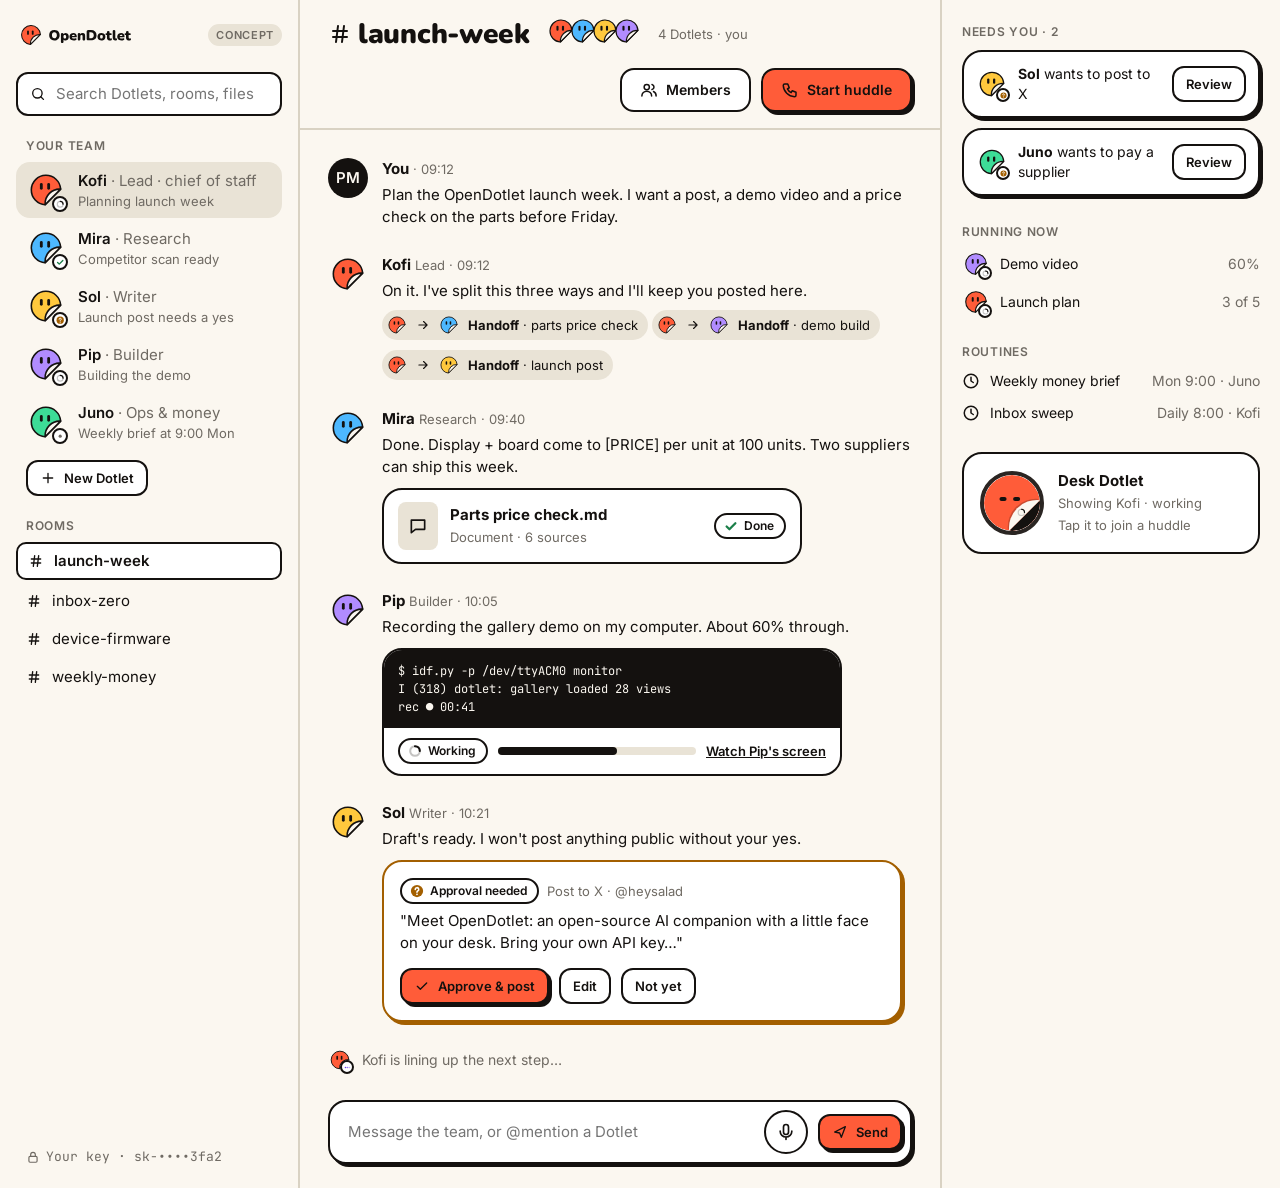
<file: design/teams-ui/html/web-team-home.html>
<!doctype html>
<html lang="en">
<head>
<meta charset="utf-8">
<meta name="viewport" content="width=device-width, initial-scale=1">
<title>OpenDotlet · Web · Team home (concept)</title>

<link rel="preconnect" href="https://fonts.googleapis.com"><link href="https://fonts.googleapis.com/css2?family=Inter:wght@400;600&amp;family=JetBrains+Mono&amp;family=Nunito:wght@800;900&amp;display=swap" rel="stylesheet">
<style>

body{margin:0}
*{box-sizing:border-box}
.od{--coral:#ff5c39;--ink:#14110f;--paper:#fbf7f0;--surface:#ffffff;--backing:#e9e3d6;--muted:#6f6a63;--hair:#d9d2c3;
 --listen:#1f6fd1;--think:#6a3de8;--approve:#a35f00;--done:#1b7f49;--error:#c4281a;
 font-family:Inter,system-ui,sans-serif;color:var(--ink);font-size:15px;line-height:22px}
.od.dark{--ink:#fbf7f0;--paper:#14110f;--surface:#1f1a17;--backing:#2a2522;--muted:#b5ada3;--hair:#3a3430;
 --listen:#6cb4ff;--think:#b79cff;--approve:#ffb547;--done:#4fd18b;--error:#ff7a6b}
.disp{font-family:Nunito,ui-rounded,sans-serif;font-weight:900;letter-spacing:-0.01em}
.h2{font-family:Nunito,ui-rounded,sans-serif;font-weight:800;font-size:20px;line-height:26px;margin:0}
.lbl{font-size:12px;line-height:16px;font-weight:600;letter-spacing:.06em;text-transform:uppercase;color:var(--muted)}
.muted{color:var(--muted)}
.mono{font-family:"JetBrains Mono",ui-monospace,monospace;font-size:13px}
.btn{display:inline-flex;align-items:center;gap:8px;font:600 14px/20px Inter,sans-serif;padding:10px 18px;border:2px solid #14110f;border-radius:14px;background:#ff5c39;color:#14110f;box-shadow:3px 3px 0 0 #14110f;cursor:pointer;white-space:nowrap}
.dark .btn{box-shadow:3px 3px 0 0 #000}
.btn2{display:inline-flex;align-items:center;gap:8px;font:600 14px/20px Inter,sans-serif;padding:10px 18px;border:2px solid var(--ink);border-radius:14px;background:var(--surface);color:var(--ink);cursor:pointer;white-space:nowrap}
.btn-s{padding:6px 12px;font-size:13px;border-radius:12px}
.ibtn{display:inline-flex;align-items:center;justify-content:center;width:44px;height:44px;border-radius:50%;border:2px solid var(--ink);background:var(--surface);color:var(--ink);cursor:pointer}
.chip{display:inline-flex;align-items:center;gap:6px;height:26px;padding:0 10px 0 8px;border:2px solid var(--ink);border-radius:999px;background:var(--surface);font-size:12px;font-weight:600;white-space:nowrap}
.dot{width:8px;height:8px;border-radius:50%;display:inline-block;flex:none}
.card{background:var(--surface);border:2px solid var(--ink);border-radius:20px;box-shadow:3px 3px 0 0 #14110f}
.dark .card{box-shadow:3px 3px 0 0 #000}
.av{position:relative;display:inline-block;flex:none}
.av img{display:block;width:100%;height:100%}
.badge{position:absolute;right:-2px;bottom:-2px;width:40%;height:40%;min-width:14px;min-height:14px;border-radius:50%;background:var(--surface);border:2px solid var(--ink);display:flex;align-items:center;justify-content:center}
.badge svg{width:70%;height:70%}
.speak{outline:4px solid #ff5c39;outline-offset:4px;border-radius:50%}
.concept{display:inline-flex;align-items:center;height:22px;padding:0 8px;border-radius:999px;background:var(--backing);color:var(--muted);font-size:11px;font-weight:600;letter-spacing:.06em;text-transform:uppercase}
.bars{display:inline-flex;align-items:flex-end;gap:3px;height:18px}
.bars i{display:block;width:4px;border-radius:2px;background:#ff5c39}

@media (max-width: 1100px){.app{grid-template-columns: 260px 1fr !important}.r{display: none !important}}@media (max-width: 760px){.app{grid-template-columns: 1fr !important}.l{display: none !important}}
</style>

</head>
<body>
<div class="od app" style="min-height: 960px; background: var(--paper); display: grid; grid-template-columns: 300px 1fr 340px">
<nav class="l" style="border-right: 2px solid var(--hair); padding: 20px 16px; display: flex; flex-direction: column; gap: 22px">
<div style="display: flex; align-items: center; justify-content: space-between"><img src="../assets/opendotlet-lockup-horizontal.svg" alt="OpenDotlet" style="height: 30px"><span class="concept">Concept</span></div>
<label style="display: flex; align-items: center; gap: 8px; border: 2px solid var(--ink); border-radius: 12px; padding: 8px 12px; background: var(--surface)"><svg width="18" height="18" viewBox="0 0 24 24" fill="none" stroke="currentColor" stroke-width="2" stroke-linecap="round" stroke-linejoin="round" aria-hidden="true"><circle cx="11" cy="11" r="7"/><path d="M20 20l-4-4"/></svg><input aria-label="Search" placeholder="Search Dotlets, rooms, files" style="border: 0; outline: 0; font: inherit; background: transparent; width: 100%"></label>
<section><p class="lbl" style="margin: 0 0 8px 10px">Your team</p><ul style="list-style: none; margin: 0; padding: 0; display: flex; flex-direction: column; gap: 2px"><li style="display: flex; gap: 12px; align-items: center; padding: 8px 10px; border-radius: 14px; background: var(--backing);">
<span class="av" style="width: 40px; height: 40px"><img src="../assets/dotlet-coral.svg" alt="Kofi"><span class="badge"><svg viewBox="0 0 16 16" aria-hidden="true"><circle cx="8" cy="8" r="5.5" fill="none" stroke="var(--ink)" stroke-opacity=".25" stroke-width="2.4"/><path d="M8 2.5A5.5 5.5 0 0 1 13.5 8" fill="none" stroke="var(--ink)" stroke-width="2.4" stroke-linecap="round"/></svg></span></span>
<span style="min-width: 0; flex: 1"><span style="display: block; font-weight: 600">Kofi <span class="muted" style="font-weight: 400">· Lead · chief of staff</span></span>
<span class="muted" style="display: block; font-size: 13px; line-height: 18px; white-space: nowrap; overflow: hidden; text-overflow: ellipsis">Planning launch week</span></span></li><li style="display: flex; gap: 12px; align-items: center; padding: 8px 10px; border-radius: 14px; ">
<span class="av" style="width: 40px; height: 40px"><img src="../assets/dotlet-sky.svg" alt="Mira"><span class="badge"><svg viewBox="0 0 16 16" aria-hidden="true"><path d="M3 8.5l3.2 3.2L13 4.8" fill="none" stroke="var(--done)" stroke-width="2.6" stroke-linecap="round" stroke-linejoin="round"/></svg></span></span>
<span style="min-width: 0; flex: 1"><span style="display: block; font-weight: 600">Mira <span class="muted" style="font-weight: 400">· Research</span></span>
<span class="muted" style="display: block; font-size: 13px; line-height: 18px; white-space: nowrap; overflow: hidden; text-overflow: ellipsis">Competitor scan ready</span></span></li><li style="display: flex; gap: 12px; align-items: center; padding: 8px 10px; border-radius: 14px; ">
<span class="av" style="width: 40px; height: 40px"><img src="../assets/dotlet-sun.svg" alt="Sol"><span class="badge"><svg viewBox="0 0 16 16" aria-hidden="true"><circle cx="8" cy="8" r="7" fill="var(--approve)"/><path d="M6 6.2a2 2 0 1 1 2.8 1.8c-.5.3-.8.6-.8 1.2v.3" fill="none" stroke="var(--surface)" stroke-width="1.8" stroke-linecap="round"/><circle cx="8" cy="11.8" r="1" fill="var(--surface)"/></svg></span></span>
<span style="min-width: 0; flex: 1"><span style="display: block; font-weight: 600">Sol <span class="muted" style="font-weight: 400">· Writer</span></span>
<span class="muted" style="display: block; font-size: 13px; line-height: 18px; white-space: nowrap; overflow: hidden; text-overflow: ellipsis">Launch post needs a yes</span></span></li><li style="display: flex; gap: 12px; align-items: center; padding: 8px 10px; border-radius: 14px; ">
<span class="av" style="width: 40px; height: 40px"><img src="../assets/dotlet-lilac.svg" alt="Pip"><span class="badge"><svg viewBox="0 0 16 16" aria-hidden="true"><circle cx="8" cy="8" r="5.5" fill="none" stroke="var(--ink)" stroke-opacity=".25" stroke-width="2.4"/><path d="M8 2.5A5.5 5.5 0 0 1 13.5 8" fill="none" stroke="var(--ink)" stroke-width="2.4" stroke-linecap="round"/></svg></span></span>
<span style="min-width: 0; flex: 1"><span style="display: block; font-weight: 600">Pip <span class="muted" style="font-weight: 400">· Builder</span></span>
<span class="muted" style="display: block; font-size: 13px; line-height: 18px; white-space: nowrap; overflow: hidden; text-overflow: ellipsis">Building the demo</span></span></li><li style="display: flex; gap: 12px; align-items: center; padding: 8px 10px; border-radius: 14px; ">
<span class="av" style="width: 40px; height: 40px"><img src="../assets/dotlet-mint.svg" alt="Juno"><span class="badge"><svg viewBox="0 0 16 16" aria-hidden="true"><circle cx="8" cy="8" r="3" fill="var(--muted)"/></svg></span></span>
<span style="min-width: 0; flex: 1"><span style="display: block; font-weight: 600">Juno <span class="muted" style="font-weight: 400">· Ops & money</span></span>
<span class="muted" style="display: block; font-size: 13px; line-height: 18px; white-space: nowrap; overflow: hidden; text-overflow: ellipsis">Weekly brief at 9:00 Mon</span></span></li></ul>
<button class="btn2 btn-s" style="margin: 10px 0 0 10px"><svg width="16" height="16" viewBox="0 0 24 24" fill="none" stroke="currentColor" stroke-width="2" stroke-linecap="round" stroke-linejoin="round" aria-hidden="true"><path d="M12 5v14M5 12h14"/></svg>New Dotlet</button></section>
<section><p class="lbl" style="margin: 0 0 8px 10px">Rooms</p><ul style="list-style: none; margin: 0; padding: 0; display: flex; flex-direction: column; gap: 4px"><li style="display: flex; gap: 10px; align-items: center; padding: 6px 10px; border-radius: 10px; font-weight: 600; background: var(--surface); border: 2px solid var(--ink);"><svg width="16" height="16" viewBox="0 0 24 24" fill="none" stroke="currentColor" stroke-width="2" stroke-linecap="round" stroke-linejoin="round" aria-hidden="true"><path d="M5 9h14M5 15h14M10 4L8 20M16 4l-2 16"/></svg>launch-week</li><li style="display: flex; gap: 10px; align-items: center; padding: 6px 10px; border-radius: 10px; "><svg width="16" height="16" viewBox="0 0 24 24" fill="none" stroke="currentColor" stroke-width="2" stroke-linecap="round" stroke-linejoin="round" aria-hidden="true"><path d="M5 9h14M5 15h14M10 4L8 20M16 4l-2 16"/></svg>inbox-zero</li><li style="display: flex; gap: 10px; align-items: center; padding: 6px 10px; border-radius: 10px; "><svg width="16" height="16" viewBox="0 0 24 24" fill="none" stroke="currentColor" stroke-width="2" stroke-linecap="round" stroke-linejoin="round" aria-hidden="true"><path d="M5 9h14M5 15h14M10 4L8 20M16 4l-2 16"/></svg>device-firmware</li><li style="display: flex; gap: 10px; align-items: center; padding: 6px 10px; border-radius: 10px; "><svg width="16" height="16" viewBox="0 0 24 24" fill="none" stroke="currentColor" stroke-width="2" stroke-linecap="round" stroke-linejoin="round" aria-hidden="true"><path d="M5 9h14M5 15h14M10 4L8 20M16 4l-2 16"/></svg>weekly-money</li></ul></section>
<p class="mono muted" style="margin: auto 0 0 10px; display: flex; gap: 6px; align-items: center"><svg width="14" height="14" viewBox="0 0 24 24" fill="none" stroke="currentColor" stroke-width="2" stroke-linecap="round" stroke-linejoin="round" aria-hidden="true"><rect x="5" y="11" width="14" height="10" rx="2"/><path d="M8 11V8a4 4 0 0 1 8 0v3"/></svg>Your key · sk-••••3fa2</p>
</nav>
<main style="display: flex; flex-direction: column; min-width: 0">
<header style="display: flex; align-items: center; gap: 16px; padding: 16px 28px; border-bottom: 2px solid var(--hair); flex-wrap: wrap">
<h1 class="disp" style="margin: 0; font-size: 28px; line-height: 34px; display: flex; align-items: center; gap: 6px"><svg width="24" height="24" viewBox="0 0 24 24" fill="none" stroke="currentColor" stroke-width="2" stroke-linecap="round" stroke-linejoin="round" aria-hidden="true"><path d="M5 9h14M5 15h14M10 4L8 20M16 4l-2 16"/></svg>launch-week</h1>
<span style="display: flex; padding-left: 8px"><span style="margin-left: -8px"><span class="av" style="width: 30px; height: 30px"><img src="../assets/dotlet-coral.svg" alt="Kofi"></span></span><span style="margin-left: -8px"><span class="av" style="width: 30px; height: 30px"><img src="../assets/dotlet-sky.svg" alt="Mira"></span></span><span style="margin-left: -8px"><span class="av" style="width: 30px; height: 30px"><img src="../assets/dotlet-sun.svg" alt="Sol"></span></span><span style="margin-left: -8px"><span class="av" style="width: 30px; height: 30px"><img src="../assets/dotlet-lilac.svg" alt="Pip"></span></span></span>
<span class="muted" style="font-size: 13px">4 Dotlets · you</span>
<span style="margin-left: auto; display: flex; gap: 10px"><button class="btn2"><svg width="18" height="18" viewBox="0 0 24 24" fill="none" stroke="currentColor" stroke-width="2" stroke-linecap="round" stroke-linejoin="round" aria-hidden="true"><circle cx="9" cy="8" r="3.5"/><path d="M2.5 20a6.5 6.5 0 0 1 13 0"/><path d="M16 4.6a3.5 3.5 0 0 1 0 6.8M18 14a6.5 6.5 0 0 1 3.5 6"/></svg>Members</button><button class="btn"><svg width="18" height="18" viewBox="0 0 24 24" fill="none" stroke="currentColor" stroke-width="2" stroke-linecap="round" stroke-linejoin="round" aria-hidden="true"><path d="M5 4h4l2 5-2.5 1.5a11 11 0 0 0 5 5L15 13l5 2v4a2 2 0 0 1-2 2A16 16 0 0 1 3 6a2 2 0 0 1 2-2z"/></svg>Start huddle</button></span>
</header>
<div style="flex: 1; padding: 28px; display: flex; flex-direction: column; gap: 26px; max-width: 860px"><article style="display: flex; gap: 14px; align-items: flex-start"><span style="width: 40px; height: 40px; border-radius: 50%; background: var(--ink); color: var(--paper); display: flex; align-items: center; justify-content: center; font-weight: 600; flex: none">PM</span>
<div style="flex: 1; min-width: 0"><p style="margin: 0 0 4px"><b>You</b> <span class="muted" style="font-size: 13px"> · 09:12</span></p><p style="margin: 0">Plan the OpenDotlet launch week. I want a post, a demo video and a price check on the parts before Friday.</p></div></article><article style="display: flex; gap: 14px; align-items: flex-start"><span class="av" style="width: 40px; height: 40px"><img src="../assets/dotlet-coral.svg" alt="Kofi"></span>
<div style="flex: 1; min-width: 0"><p style="margin: 0 0 4px"><b>Kofi</b> <span class="muted" style="font-size: 13px">Lead · 09:12</span></p><p style="margin: 0">On it. I've split this three ways and I'll keep you posted here.</p><p style="margin: 8px 0 0; display: inline-flex; align-items: center; gap: 8px; font-size: 13px; padding: 4px 10px 4px 4px; border-radius: 999px; background: var(--backing)">
<span class="av" style="width: 22px; height: 22px"><img src="../assets/dotlet-coral.svg" alt=""></span><svg width="14" height="14" viewBox="0 0 24 24" fill="none" stroke="currentColor" stroke-width="2" stroke-linecap="round" stroke-linejoin="round" aria-hidden="true"><path d="M5 12h14M13 6l6 6-6 6"/></svg><span class="av" style="width: 22px; height: 22px"><img src="../assets/dotlet-sky.svg" alt=""></span><span><b>Handoff</b> · parts price check</span></p> <p style="margin: 8px 0 0; display: inline-flex; align-items: center; gap: 8px; font-size: 13px; padding: 4px 10px 4px 4px; border-radius: 999px; background: var(--backing)">
<span class="av" style="width: 22px; height: 22px"><img src="../assets/dotlet-coral.svg" alt=""></span><svg width="14" height="14" viewBox="0 0 24 24" fill="none" stroke="currentColor" stroke-width="2" stroke-linecap="round" stroke-linejoin="round" aria-hidden="true"><path d="M5 12h14M13 6l6 6-6 6"/></svg><span class="av" style="width: 22px; height: 22px"><img src="../assets/dotlet-lilac.svg" alt=""></span><span><b>Handoff</b> · demo build</span></p> <p style="margin: 8px 0 0; display: inline-flex; align-items: center; gap: 8px; font-size: 13px; padding: 4px 10px 4px 4px; border-radius: 999px; background: var(--backing)">
<span class="av" style="width: 22px; height: 22px"><img src="../assets/dotlet-coral.svg" alt=""></span><svg width="14" height="14" viewBox="0 0 24 24" fill="none" stroke="currentColor" stroke-width="2" stroke-linecap="round" stroke-linejoin="round" aria-hidden="true"><path d="M5 12h14M13 6l6 6-6 6"/></svg><span class="av" style="width: 22px; height: 22px"><img src="../assets/dotlet-sun.svg" alt=""></span><span><b>Handoff</b> · launch post</span></p></div></article><article style="display: flex; gap: 14px; align-items: flex-start"><span class="av" style="width: 40px; height: 40px"><img src="../assets/dotlet-sky.svg" alt="Mira"></span>
<div style="flex: 1; min-width: 0"><p style="margin: 0 0 4px"><b>Mira</b> <span class="muted" style="font-size: 13px">Research · 09:40</span></p><p style="margin: 0 0 10px">Done. Display + board come to [PRICE] per unit at 100 units. Two suppliers can ship this week.</p>
<div class="card" style="display: flex; gap: 12px; align-items: center; padding: 12px 14px; max-width: 420px; box-shadow: none">
<span style="width: 40px; height: 48px; border-radius: 8px; background: var(--backing); display: flex; align-items: center; justify-content: center"><svg width="20" height="20" viewBox="0 0 24 24" fill="none" stroke="currentColor" stroke-width="2" stroke-linecap="round" stroke-linejoin="round" aria-hidden="true"><path d="M4 5h16v11H9l-5 4z"/></svg></span>
<span style="flex: 1"><b style="display: block">Parts price check.md</b><span class="muted" style="font-size: 13px">Document · 6 sources</span></span><span class="chip"><svg width="14" height="14" viewBox="0 0 16 16" aria-hidden="true"><path d="M3 8.5l3.2 3.2L13 4.8" fill="none" stroke="var(--done)" stroke-width="2.6" stroke-linecap="round" stroke-linejoin="round"/></svg>Done</span></div></div></article><article style="display: flex; gap: 14px; align-items: flex-start"><span class="av" style="width: 40px; height: 40px"><img src="../assets/dotlet-lilac.svg" alt="Pip"></span>
<div style="flex: 1; min-width: 0"><p style="margin: 0 0 4px"><b>Pip</b> <span class="muted" style="font-size: 13px">Builder · 10:05</span></p><p style="margin: 0 0 10px">Recording the gallery demo on my computer. About 60% through.</p>
<div class="card" style="padding: 0; overflow: hidden; max-width: 460px; box-shadow: none">
<div style="background: #14110f; color: #fbf7f0; padding: 12px 14px; font-family: 'JetBrains Mono', monospace; font-size: 12px; line-height: 18px">$ idf.py -p /dev/ttyACM0 monitor<br>I (318) dotlet: gallery loaded 28 views<br>rec ● 00:41</div>
<div style="display: flex; align-items: center; gap: 10px; padding: 10px 14px"><span class="chip"><svg width="14" height="14" viewBox="0 0 16 16" aria-hidden="true"><circle cx="8" cy="8" r="5.5" fill="none" stroke="var(--ink)" stroke-opacity=".25" stroke-width="2.4"/><path d="M8 2.5A5.5 5.5 0 0 1 13.5 8" fill="none" stroke="var(--ink)" stroke-width="2.4" stroke-linecap="round"/></svg>Working</span><span style="flex: 1; height: 8px; border-radius: 4px; background: var(--backing); position: relative"><span style="position: absolute; left: 0; top: 0; bottom: 0; width: 60%; border-radius: 4px; background: var(--ink)"></span></span><a href="#" style="color: var(--ink); font-size: 13px; font-weight: 600">Watch Pip's screen</a></div></div></div></article><article style="display: flex; gap: 14px; align-items: flex-start"><span class="av" style="width: 40px; height: 40px"><img src="../assets/dotlet-sun.svg" alt="Sol"></span>
<div style="flex: 1; min-width: 0"><p style="margin: 0 0 4px"><b>Sol</b> <span class="muted" style="font-size: 13px">Writer · 10:21</span></p><p style="margin: 0 0 10px">Draft's ready. I won't post anything public without your yes.</p>
<div class="card" style="padding: 16px; max-width: 520px; border-color: var(--approve); box-shadow: 3px 3px 0 0 var(--approve)">
<p style="margin: 0 0 6px; display: flex; gap: 8px; align-items: center"><span class="chip"><svg width="14" height="14" viewBox="0 0 16 16" aria-hidden="true"><circle cx="8" cy="8" r="7" fill="var(--approve)"/><path d="M6 6.2a2 2 0 1 1 2.8 1.8c-.5.3-.8.6-.8 1.2v.3" fill="none" stroke="var(--surface)" stroke-width="1.8" stroke-linecap="round"/><circle cx="8" cy="11.8" r="1" fill="var(--surface)"/></svg>Approval needed</span><span class="muted" style="font-size: 13px">Post to X · @heysalad</span></p>
<p style="margin: 0 0 14px">"Meet OpenDotlet: an open-source AI companion with a little face on your desk. Bring your own API key…"</p>
<div style="display: flex; gap: 10px; flex-wrap: wrap"><button class="btn btn-s"><svg width="16" height="16" viewBox="0 0 24 24" fill="none" stroke="currentColor" stroke-width="2" stroke-linecap="round" stroke-linejoin="round" aria-hidden="true"><path d="M5 12.5l4.5 4.5L19 7.5"/></svg>Approve &amp; post</button><button class="btn2 btn-s">Edit</button><button class="btn2 btn-s">Not yet</button></div></div></div></article>
<p class="muted" style="margin: 0; display: flex; align-items: center; gap: 10px; font-size: 14px"><span class="av" style="width: 24px; height: 24px"><img src="../assets/dotlet-coral.svg" alt=""><span class="badge"><svg viewBox="0 0 16 16" aria-hidden="true"><circle cx="3.5" cy="8" r="1.9" fill="var(--think)"/><circle cx="8" cy="8" r="1.9" fill="var(--think)" opacity=".7"/><circle cx="12.5" cy="8" r="1.9" fill="var(--think)" opacity=".4"/></svg></span></span> Kofi is lining up the next step…</p></div>
<form style="margin: 0 28px 24px; display: flex; gap: 10px; align-items: center; border: 2px solid var(--ink); border-radius: 18px; padding: 8px 8px 8px 16px; background: var(--surface); box-shadow: 3px 3px 0 0 #14110f">
<label style="flex: 1"><span class="lbl" style="position: absolute; left: -9999px">Message</span><input placeholder="Message the team, or @mention a Dotlet" style="border: 0; outline: 0; font: inherit; width: 100%; background: transparent"></label>
<button type="button" class="ibtn" aria-label="Talk"><svg width="20" height="20" viewBox="0 0 24 24" fill="none" stroke="currentColor" stroke-width="2" stroke-linecap="round" stroke-linejoin="round" aria-hidden="true"><path d="M12 3a3 3 0 0 0-3 3v6a3 3 0 0 0 6 0V6a3 3 0 0 0-3-3z"/><path d="M5 11a7 7 0 0 0 14 0M12 18v3"/></svg></button><button type="submit" class="btn btn-s"><svg width="16" height="16" viewBox="0 0 24 24" fill="none" stroke="currentColor" stroke-width="2" stroke-linecap="round" stroke-linejoin="round" aria-hidden="true"><path d="M4 12l16-8-6 16-2.5-6.5z"/></svg>Send</button></form>
</main>
<aside class="r" style="border-left: 2px solid var(--hair); padding: 24px 20px; display: flex; flex-direction: column; gap: 28px">
<section><p class="lbl" style="margin: 0 0 10px">Needs you · 2</p>
<div class="card" style="padding: 12px; display: flex; gap: 10px; align-items: center; margin-bottom: 10px"><span class="av" style="width: 32px; height: 32px"><img src="../assets/dotlet-sun.svg" alt=""><span class="badge"><svg viewBox="0 0 16 16" aria-hidden="true"><circle cx="8" cy="8" r="7" fill="var(--approve)"/><path d="M6 6.2a2 2 0 1 1 2.8 1.8c-.5.3-.8.6-.8 1.2v.3" fill="none" stroke="var(--surface)" stroke-width="1.8" stroke-linecap="round"/><circle cx="8" cy="11.8" r="1" fill="var(--surface)"/></svg></span></span><span style="flex: 1; font-size: 14px; line-height: 20px"><b>Sol</b> wants to post to X</span><button class="btn2 btn-s">Review</button></div>
<div class="card" style="padding: 12px; display: flex; gap: 10px; align-items: center"><span class="av" style="width: 32px; height: 32px"><img src="../assets/dotlet-mint.svg" alt=""><span class="badge"><svg viewBox="0 0 16 16" aria-hidden="true"><circle cx="8" cy="8" r="7" fill="var(--approve)"/><path d="M6 6.2a2 2 0 1 1 2.8 1.8c-.5.3-.8.6-.8 1.2v.3" fill="none" stroke="var(--surface)" stroke-width="1.8" stroke-linecap="round"/><circle cx="8" cy="11.8" r="1" fill="var(--surface)"/></svg></span></span><span style="flex: 1; font-size: 14px; line-height: 20px"><b>Juno</b> wants to pay a supplier</span><button class="btn2 btn-s">Review</button></div></section>
<section><p class="lbl" style="margin: 0 0 10px">Running now</p>
<ul style="list-style: none; margin: 0; padding: 0; display: flex; flex-direction: column; gap: 10px; font-size: 14px">
<li style="display: flex; gap: 10px; align-items: center"><span class="av" style="width: 28px; height: 28px"><img src="../assets/dotlet-lilac.svg" alt=""><span class="badge"><svg viewBox="0 0 16 16" aria-hidden="true"><circle cx="8" cy="8" r="5.5" fill="none" stroke="var(--ink)" stroke-opacity=".25" stroke-width="2.4"/><path d="M8 2.5A5.5 5.5 0 0 1 13.5 8" fill="none" stroke="var(--ink)" stroke-width="2.4" stroke-linecap="round"/></svg></span></span><span style="flex: 1">Demo video</span><span class="muted">60%</span></li>
<li style="display: flex; gap: 10px; align-items: center"><span class="av" style="width: 28px; height: 28px"><img src="../assets/dotlet-coral.svg" alt=""><span class="badge"><svg viewBox="0 0 16 16" aria-hidden="true"><circle cx="8" cy="8" r="5.5" fill="none" stroke="var(--ink)" stroke-opacity=".25" stroke-width="2.4"/><path d="M8 2.5A5.5 5.5 0 0 1 13.5 8" fill="none" stroke="var(--ink)" stroke-width="2.4" stroke-linecap="round"/></svg></span></span><span style="flex: 1">Launch plan</span><span class="muted">3 of 5</span></li></ul></section>
<section><p class="lbl" style="margin: 0 0 10px">Routines</p>
<ul style="list-style: none; margin: 0; padding: 0; display: flex; flex-direction: column; gap: 10px; font-size: 14px">
<li style="display: flex; gap: 10px; align-items: center"><svg width="18" height="18" viewBox="0 0 24 24" fill="none" stroke="currentColor" stroke-width="2" stroke-linecap="round" stroke-linejoin="round" aria-hidden="true"><circle cx="12" cy="12" r="9"/><path d="M12 7v5l3 2"/></svg><span style="flex: 1">Weekly money brief</span><span class="muted">Mon 9:00 · Juno</span></li>
<li style="display: flex; gap: 10px; align-items: center"><svg width="18" height="18" viewBox="0 0 24 24" fill="none" stroke="currentColor" stroke-width="2" stroke-linecap="round" stroke-linejoin="round" aria-hidden="true"><circle cx="12" cy="12" r="9"/><path d="M12 7v5l3 2"/></svg><span style="flex: 1">Inbox sweep</span><span class="muted">Daily 8:00 · Kofi</span></li></ul></section>
<section class="card" style="padding: 16px; display: flex; gap: 14px; align-items: center; box-shadow: none">
<img src="../assets/state-working-412.svg" alt="Desk Dotlet showing the working face" style="width: 64px; height: 64px; border-radius: 50%; border: 4px solid #2a2522">
<span><b style="display: block">Desk Dotlet</b><span class="muted" style="font-size: 13px; line-height: 18px">Showing Kofi · working<br>Tap it to join a huddle</span></span></section>
</aside>
</div>
</body>
</html>
</file>
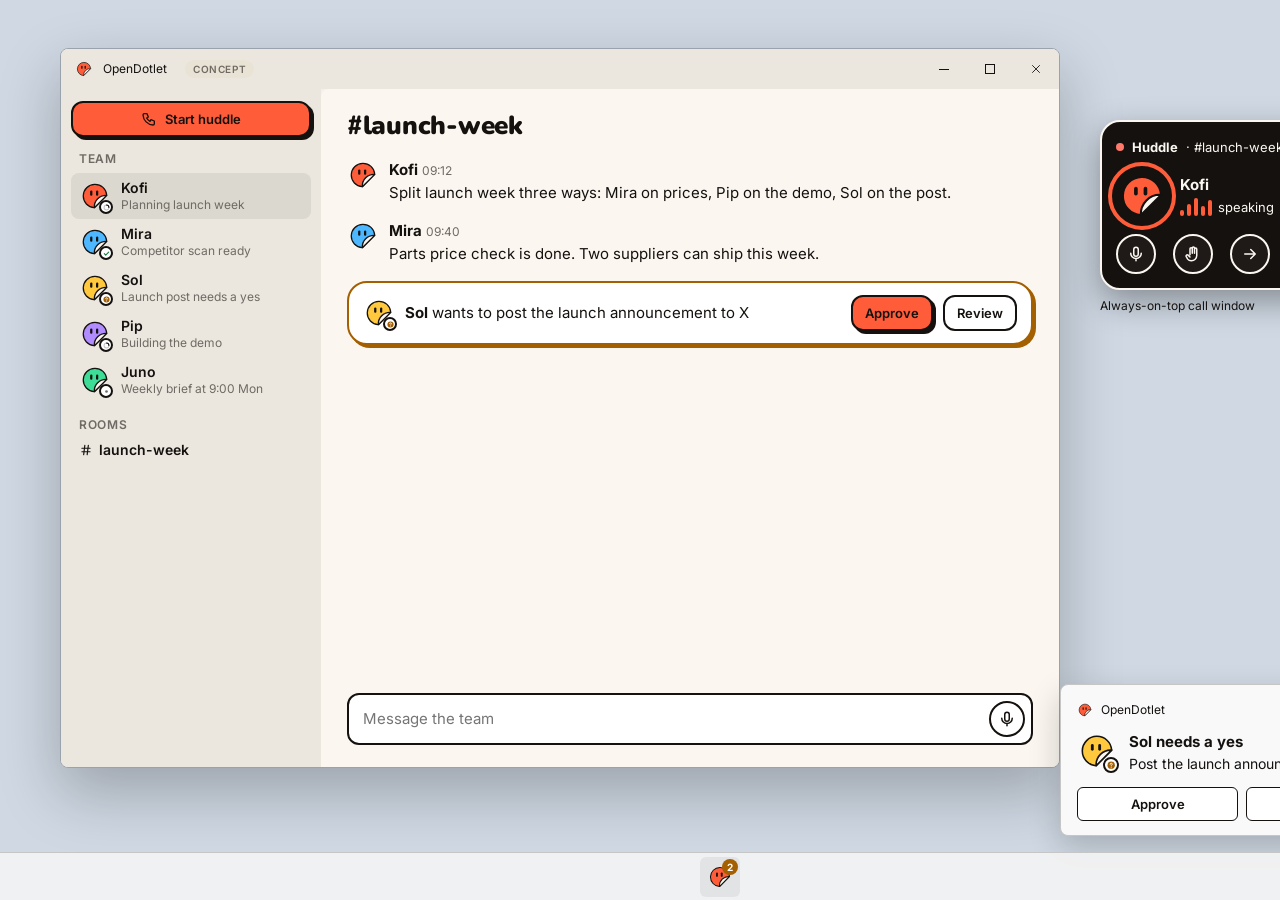
<file: design/teams-ui/html/windows-11.html>
<!doctype html>
<html lang="en">
<head>
<meta charset="utf-8">
<meta name="viewport" content="width=device-width, initial-scale=1">
<title>OpenDotlet · Windows 11 app (concept)</title>

<link rel="preconnect" href="https://fonts.googleapis.com"><link href="https://fonts.googleapis.com/css2?family=Inter:wght@400;600&amp;family=JetBrains+Mono&amp;family=Nunito:wght@800;900&amp;display=swap" rel="stylesheet">
<style>

body{margin:0}
*{box-sizing:border-box}
.od{--coral:#ff5c39;--ink:#14110f;--paper:#fbf7f0;--surface:#ffffff;--backing:#e9e3d6;--muted:#6f6a63;--hair:#d9d2c3;
 --listen:#1f6fd1;--think:#6a3de8;--approve:#a35f00;--done:#1b7f49;--error:#c4281a;
 font-family:Inter,system-ui,sans-serif;color:var(--ink);font-size:15px;line-height:22px}
.od.dark{--ink:#fbf7f0;--paper:#14110f;--surface:#1f1a17;--backing:#2a2522;--muted:#b5ada3;--hair:#3a3430;
 --listen:#6cb4ff;--think:#b79cff;--approve:#ffb547;--done:#4fd18b;--error:#ff7a6b}
.disp{font-family:Nunito,ui-rounded,sans-serif;font-weight:900;letter-spacing:-0.01em}
.h2{font-family:Nunito,ui-rounded,sans-serif;font-weight:800;font-size:20px;line-height:26px;margin:0}
.lbl{font-size:12px;line-height:16px;font-weight:600;letter-spacing:.06em;text-transform:uppercase;color:var(--muted)}
.muted{color:var(--muted)}
.mono{font-family:"JetBrains Mono",ui-monospace,monospace;font-size:13px}
.btn{display:inline-flex;align-items:center;gap:8px;font:600 14px/20px Inter,sans-serif;padding:10px 18px;border:2px solid #14110f;border-radius:14px;background:#ff5c39;color:#14110f;box-shadow:3px 3px 0 0 #14110f;cursor:pointer;white-space:nowrap}
.dark .btn{box-shadow:3px 3px 0 0 #000}
.btn2{display:inline-flex;align-items:center;gap:8px;font:600 14px/20px Inter,sans-serif;padding:10px 18px;border:2px solid var(--ink);border-radius:14px;background:var(--surface);color:var(--ink);cursor:pointer;white-space:nowrap}
.btn-s{padding:6px 12px;font-size:13px;border-radius:12px}
.ibtn{display:inline-flex;align-items:center;justify-content:center;width:44px;height:44px;border-radius:50%;border:2px solid var(--ink);background:var(--surface);color:var(--ink);cursor:pointer}
.chip{display:inline-flex;align-items:center;gap:6px;height:26px;padding:0 10px 0 8px;border:2px solid var(--ink);border-radius:999px;background:var(--surface);font-size:12px;font-weight:600;white-space:nowrap}
.dot{width:8px;height:8px;border-radius:50%;display:inline-block;flex:none}
.card{background:var(--surface);border:2px solid var(--ink);border-radius:20px;box-shadow:3px 3px 0 0 #14110f}
.dark .card{box-shadow:3px 3px 0 0 #000}
.av{position:relative;display:inline-block;flex:none}
.av img{display:block;width:100%;height:100%}
.badge{position:absolute;right:-2px;bottom:-2px;width:40%;height:40%;min-width:14px;min-height:14px;border-radius:50%;background:var(--surface);border:2px solid var(--ink);display:flex;align-items:center;justify-content:center}
.badge svg{width:70%;height:70%}
.speak{outline:4px solid #ff5c39;outline-offset:4px;border-radius:50%}
.concept{display:inline-flex;align-items:center;height:22px;padding:0 8px;border-radius:999px;background:var(--backing);color:var(--muted);font-size:11px;font-weight:600;letter-spacing:.06em;text-transform:uppercase}
.bars{display:inline-flex;align-items:flex-end;gap:3px;height:18px}
.bars i{display:block;width:4px;border-radius:2px;background:#ff5c39}


</style>

</head>
<body>
<div style="position: relative; width: 1440px; height: 900px; background: #cfd8e3; font-family: 'Segoe UI Variable', 'Segoe UI', Inter, sans-serif; overflow: hidden">
<div class="od" style="position: absolute; left: 60px; top: 48px; width: 1000px; height: 720px; background: #f3f1ec; border-radius: 8px; border: 1px solid #9aa3ad; box-shadow: 0 24px 60px rgba(0,0,0,.25); overflow: hidden; display: flex; flex-direction: column; font-family: inherit">
<header style="height: 40px; display: flex; align-items: center; gap: 10px; padding-left: 14px; background: #ebe7df">
<img src="../assets/opendotlet-symbol.svg" alt="" style="width: 18px; height: 18px"><span style="font-size: 12px">OpenDotlet</span><span class="concept" style="margin-left: 8px; height: 18px; font-size: 10px">Concept</span>
<span style="margin-left: auto; display: flex"><span style="width: 46px; height: 32px; display: flex; align-items: center; justify-content: center"><span style="width: 10px; height: 1px; background: #14110f"></span></span><span style="width: 46px; height: 32px; display: flex; align-items: center; justify-content: center"><span style="width: 10px; height: 10px; border: 1px solid #14110f"></span></span><span style="width: 46px; height: 32px; display: flex; align-items: center; justify-content: center"><svg width="14" height="14" viewBox="0 0 24 24" fill="none" stroke="currentColor" stroke-width="1.5" stroke-linecap="round" stroke-linejoin="round" aria-hidden="true"><path d="M6 6l12 12M18 6L6 18"/></svg></span></span></header>
<div style="flex: 1; display: grid; grid-template-columns: 260px 1fr; min-height: 0">
<nav style="background: #ebe7df; padding: 12px 10px; display: flex; flex-direction: column; gap: 14px">
<button class="btn btn-s" style="justify-content: center"><svg width="16" height="16" viewBox="0 0 24 24" fill="none" stroke="currentColor" stroke-width="2" stroke-linecap="round" stroke-linejoin="round" aria-hidden="true"><path d="M5 4h4l2 5-2.5 1.5a11 11 0 0 0 5 5L15 13l5 2v4a2 2 0 0 1-2 2A16 16 0 0 1 3 6a2 2 0 0 1 2-2z"/></svg>Start huddle</button>
<section><p class="lbl" style="margin: 0 0 6px 8px">Team</p><ul style="list-style: none; margin: 0; padding: 0"><li style="display: flex; gap: 10px; align-items: center; padding: 6px 8px; border-radius: 8px; background: rgba(20,17,15,.07);"><span class="av" style="width: 32px; height: 32px"><img src="../assets/dotlet-coral.svg" alt="Kofi"><span class="badge"><svg viewBox="0 0 16 16" aria-hidden="true"><circle cx="8" cy="8" r="5.5" fill="none" stroke="var(--ink)" stroke-opacity=".25" stroke-width="2.4"/><path d="M8 2.5A5.5 5.5 0 0 1 13.5 8" fill="none" stroke="var(--ink)" stroke-width="2.4" stroke-linecap="round"/></svg></span></span><span style="flex: 1; min-width: 0"><span style="display: block; font-weight: 600; font-size: 14px; line-height: 18px">Kofi</span><span class="muted" style="display: block; font-size: 12px; line-height: 16px; white-space: nowrap; overflow: hidden; text-overflow: ellipsis">Planning launch week</span></span></li><li style="display: flex; gap: 10px; align-items: center; padding: 6px 8px; border-radius: 8px; "><span class="av" style="width: 32px; height: 32px"><img src="../assets/dotlet-sky.svg" alt="Mira"><span class="badge"><svg viewBox="0 0 16 16" aria-hidden="true"><path d="M3 8.5l3.2 3.2L13 4.8" fill="none" stroke="var(--done)" stroke-width="2.6" stroke-linecap="round" stroke-linejoin="round"/></svg></span></span><span style="flex: 1; min-width: 0"><span style="display: block; font-weight: 600; font-size: 14px; line-height: 18px">Mira</span><span class="muted" style="display: block; font-size: 12px; line-height: 16px; white-space: nowrap; overflow: hidden; text-overflow: ellipsis">Competitor scan ready</span></span></li><li style="display: flex; gap: 10px; align-items: center; padding: 6px 8px; border-radius: 8px; "><span class="av" style="width: 32px; height: 32px"><img src="../assets/dotlet-sun.svg" alt="Sol"><span class="badge"><svg viewBox="0 0 16 16" aria-hidden="true"><circle cx="8" cy="8" r="7" fill="var(--approve)"/><path d="M6 6.2a2 2 0 1 1 2.8 1.8c-.5.3-.8.6-.8 1.2v.3" fill="none" stroke="var(--surface)" stroke-width="1.8" stroke-linecap="round"/><circle cx="8" cy="11.8" r="1" fill="var(--surface)"/></svg></span></span><span style="flex: 1; min-width: 0"><span style="display: block; font-weight: 600; font-size: 14px; line-height: 18px">Sol</span><span class="muted" style="display: block; font-size: 12px; line-height: 16px; white-space: nowrap; overflow: hidden; text-overflow: ellipsis">Launch post needs a yes</span></span></li><li style="display: flex; gap: 10px; align-items: center; padding: 6px 8px; border-radius: 8px; "><span class="av" style="width: 32px; height: 32px"><img src="../assets/dotlet-lilac.svg" alt="Pip"><span class="badge"><svg viewBox="0 0 16 16" aria-hidden="true"><circle cx="8" cy="8" r="5.5" fill="none" stroke="var(--ink)" stroke-opacity=".25" stroke-width="2.4"/><path d="M8 2.5A5.5 5.5 0 0 1 13.5 8" fill="none" stroke="var(--ink)" stroke-width="2.4" stroke-linecap="round"/></svg></span></span><span style="flex: 1; min-width: 0"><span style="display: block; font-weight: 600; font-size: 14px; line-height: 18px">Pip</span><span class="muted" style="display: block; font-size: 12px; line-height: 16px; white-space: nowrap; overflow: hidden; text-overflow: ellipsis">Building the demo</span></span></li><li style="display: flex; gap: 10px; align-items: center; padding: 6px 8px; border-radius: 8px; "><span class="av" style="width: 32px; height: 32px"><img src="../assets/dotlet-mint.svg" alt="Juno"><span class="badge"><svg viewBox="0 0 16 16" aria-hidden="true"><circle cx="8" cy="8" r="3" fill="var(--muted)"/></svg></span></span><span style="flex: 1; min-width: 0"><span style="display: block; font-weight: 600; font-size: 14px; line-height: 18px">Juno</span><span class="muted" style="display: block; font-size: 12px; line-height: 16px; white-space: nowrap; overflow: hidden; text-overflow: ellipsis">Weekly brief at 9:00 Mon</span></span></li></ul></section>
<section><p class="lbl" style="margin: 0 0 6px 8px">Rooms</p><p style="margin: 0 0 0 8px; font-size: 14px; display: flex; gap: 6px; align-items: center; font-weight: 600"><svg width="14" height="14" viewBox="0 0 24 24" fill="none" stroke="currentColor" stroke-width="2" stroke-linecap="round" stroke-linejoin="round" aria-hidden="true"><path d="M5 9h14M5 15h14M10 4L8 20M16 4l-2 16"/></svg>launch-week</p></section></nav>
<main style="background: #fbf7f0; padding: 22px 26px; display: flex; flex-direction: column; gap: 18px; border-top-left-radius: 8px">
<h1 class="disp" style="margin: 0; font-size: 26px; line-height: 30px">#launch-week</h1><div style="display: flex; flex-direction: column; gap: 16px">
<p style="margin: 0; display: flex; gap: 10px"><span class="av" style="width: 32px; height: 32px"><img src="../assets/dotlet-coral.svg" alt="Kofi"></span><span><b>Kofi</b> <span class="muted" style="font-size: 12px">09:12</span><br>Split launch week three ways: Mira on prices, Pip on the demo, Sol on the post.</span></p>
<p style="margin: 0; display: flex; gap: 10px"><span class="av" style="width: 32px; height: 32px"><img src="../assets/dotlet-sky.svg" alt="Mira"></span><span><b>Mira</b> <span class="muted" style="font-size: 12px">09:40</span><br>Parts price check is done. Two suppliers can ship this week.</span></p>
<div class="card" style="padding: 12px 14px; display: flex; gap: 10px; align-items: center; border-color: var(--approve); box-shadow: 3px 3px 0 0 var(--approve)"><span class="av" style="width: 32px; height: 32px"><img src="../assets/dotlet-sun.svg" alt="Sol"><span class="badge"><svg viewBox="0 0 16 16" aria-hidden="true"><circle cx="8" cy="8" r="7" fill="var(--approve)"/><path d="M6 6.2a2 2 0 1 1 2.8 1.8c-.5.3-.8.6-.8 1.2v.3" fill="none" stroke="var(--surface)" stroke-width="1.8" stroke-linecap="round"/><circle cx="8" cy="11.8" r="1" fill="var(--surface)"/></svg></span></span><span style="flex: 1"><b>Sol</b> wants to post the launch announcement to X</span><button class="btn btn-s">Approve</button><button class="btn2 btn-s">Review</button></div></div>
<form style="margin-top: auto; display: flex; gap: 8px; align-items: center; border: 2px solid #14110f; border-radius: 12px; padding: 6px 6px 6px 12px; background: #fff"><input aria-label="Message" placeholder="Message the team" style="flex: 1; border: 0; outline: 0; font: inherit"><button type="button" class="ibtn" style="width: 36px; height: 36px" aria-label="Talk"><svg width="18" height="18" viewBox="0 0 24 24" fill="none" stroke="currentColor" stroke-width="2" stroke-linecap="round" stroke-linejoin="round" aria-hidden="true"><path d="M12 3a3 3 0 0 0-3 3v6a3 3 0 0 0 6 0V6a3 3 0 0 0-3-3z"/><path d="M5 11a7 7 0 0 0 14 0M12 18v3"/></svg></button></form></main></div></div>
<div style="position: absolute; right: 40px; top: 120px"><div class="od dark card" style="width: 300px; padding: 14px; background: #14110f; display: flex; flex-direction: column; gap: 12px; box-shadow: 0 12px 32px rgba(0,0,0,.35)">
<p style="margin: 0; display: flex; align-items: center; gap: 8px; font-size: 13px"><span class="dot" style="background: #ff7a6b"></span><b>Huddle</b> · #launch-week<span class="muted" style="margin-left: auto">12:41</span></p>
<div style="display: flex; align-items: center; gap: 12px"><span class="av speak" style="width: 52px; height: 52px"><img src="../assets/dotlet-coral.svg" alt="Kofi"></span><span style="flex: 1"><b style="display: block">Kofi</b><span style="display: flex; gap: 6px; align-items: center; font-size: 13px"><span class="bars" aria-hidden="true"><i style="height: 6px"></i><i style="height: 12px"></i><i style="height: 18px"></i><i style="height: 10px"></i><i style="height: 16px"></i></span>speaking</span></span>
<span style="display: flex"><span style="margin-left: -6px"><span class="av" style="width: 26px; height: 26px"><img src="../assets/dotlet-sky.svg" alt="Mira"></span></span><span style="margin-left: -6px"><span class="av" style="width: 26px; height: 26px"><img src="../assets/dotlet-sun.svg" alt="Sol"></span></span><span style="margin-left: -6px"><span class="av" style="width: 26px; height: 26px"><img src="../assets/dotlet-lilac.svg" alt="Pip"></span></span></span></div>
<div style="display: flex; gap: 8px; justify-content: space-between"><button class="ibtn" style="width: 40px; height: 40px" aria-label="Mute"><svg width="18" height="18" viewBox="0 0 24 24" fill="none" stroke="currentColor" stroke-width="2" stroke-linecap="round" stroke-linejoin="round" aria-hidden="true"><path d="M12 3a3 3 0 0 0-3 3v6a3 3 0 0 0 6 0V6a3 3 0 0 0-3-3z"/><path d="M5 11a7 7 0 0 0 14 0M12 18v3"/></svg></button><button class="ibtn" style="width: 40px; height: 40px" aria-label="Interrupt"><svg width="18" height="18" viewBox="0 0 24 24" fill="none" stroke="currentColor" stroke-width="2" stroke-linecap="round" stroke-linejoin="round" aria-hidden="true"><path d="M8 13V5a1.5 1.5 0 0 1 3 0v6M11 11V4a1.5 1.5 0 0 1 3 0v7M14 11V5.5a1.5 1.5 0 0 1 3 0V14a7 7 0 0 1-7 7h-.5a6 6 0 0 1-4.6-2.2L3 15.5a1.6 1.6 0 0 1 2.4-2L8 16"/></svg></button><button class="ibtn" style="width: 40px; height: 40px" aria-label="Pass the mic"><svg width="18" height="18" viewBox="0 0 24 24" fill="none" stroke="currentColor" stroke-width="2" stroke-linecap="round" stroke-linejoin="round" aria-hidden="true"><path d="M5 12h14M13 6l6 6-6 6"/></svg></button><button class="ibtn" style="width: 40px; height: 40px" aria-label="Open full window"><svg width="18" height="18" viewBox="0 0 24 24" fill="none" stroke="currentColor" stroke-width="2" stroke-linecap="round" stroke-linejoin="round" aria-hidden="true"><rect x="3" y="4" width="18" height="12" rx="2"/><path d="M8 20h8M12 16v4"/></svg></button><button class="ibtn" style="width: 40px; height: 40px; background: #c4281a; border-color: #c4281a; color: #fbf7f0" aria-label="End"><svg width="18" height="18" viewBox="0 0 24 24" fill="none" stroke="currentColor" stroke-width="2" stroke-linecap="round" stroke-linejoin="round" aria-hidden="true"><path d="M3 15c5-5 13-5 18 0l-2.5 2.5-3.5-1.5v-3a10 10 0 0 0-6 0v3L5.5 17.5z"/></svg></button></div></div><p style="margin: 8px 0 0; font-size: 12px; color: #14110f">Always-on-top call window</p></div>
<div class="od" role="status" style="position: absolute; right: 16px; bottom: 64px; width: 364px; background: #f9f9f9; border: 1px solid #c6c6c6; border-radius: 8px; box-shadow: 0 12px 32px rgba(0,0,0,.2); padding: 14px 16px; font-family: inherit">
<p style="margin: 0 0 10px; display: flex; gap: 8px; align-items: center; font-size: 12px"><img src="../assets/opendotlet-symbol.svg" alt="" style="width: 16px; height: 16px">OpenDotlet<span class="muted" style="margin-left: auto">now</span></p>
<p style="margin: 0 0 12px; display: flex; gap: 12px"><span class="av" style="width: 40px; height: 40px"><img src="../assets/dotlet-sun.svg" alt="Sol"><span class="badge"><svg viewBox="0 0 16 16" aria-hidden="true"><circle cx="8" cy="8" r="7" fill="var(--approve)"/><path d="M6 6.2a2 2 0 1 1 2.8 1.8c-.5.3-.8.6-.8 1.2v.3" fill="none" stroke="var(--surface)" stroke-width="1.8" stroke-linecap="round"/><circle cx="8" cy="11.8" r="1" fill="var(--surface)"/></svg></span></span><span><b style="display: block">Sol needs a yes</b><span style="font-size: 14px">Post the launch announcement to X?</span></span></p>
<div style="display: flex; gap: 8px"><button class="btn2 btn-s" style="flex: 1; justify-content: center; border-radius: 6px; border-width: 1px">Approve</button><button class="btn2 btn-s" style="flex: 1; justify-content: center; border-radius: 6px; border-width: 1px">Open</button></div></div>
<footer style="position: absolute; left: 0; right: 0; bottom: 0; height: 48px; background: rgba(243,243,243,.92); border-top: 1px solid #c6c6c6; display: flex; align-items: center; justify-content: center; gap: 8px">
<span style="width: 40px; height: 40px; border-radius: 6px; background: rgba(0,0,0,.06); display: flex; align-items: center; justify-content: center; position: relative"><img src="../assets/opendotlet-symbol.svg" alt="OpenDotlet in the taskbar" style="width: 26px; height: 26px"><span style="position: absolute; top: 2px; right: 2px; min-width: 16px; height: 16px; border-radius: 8px; background: #a35f00; color: #fff; font-size: 10px; font-weight: 700; display: flex; align-items: center; justify-content: center">2</span></span></footer></div>
</body>
</html>
</file>
